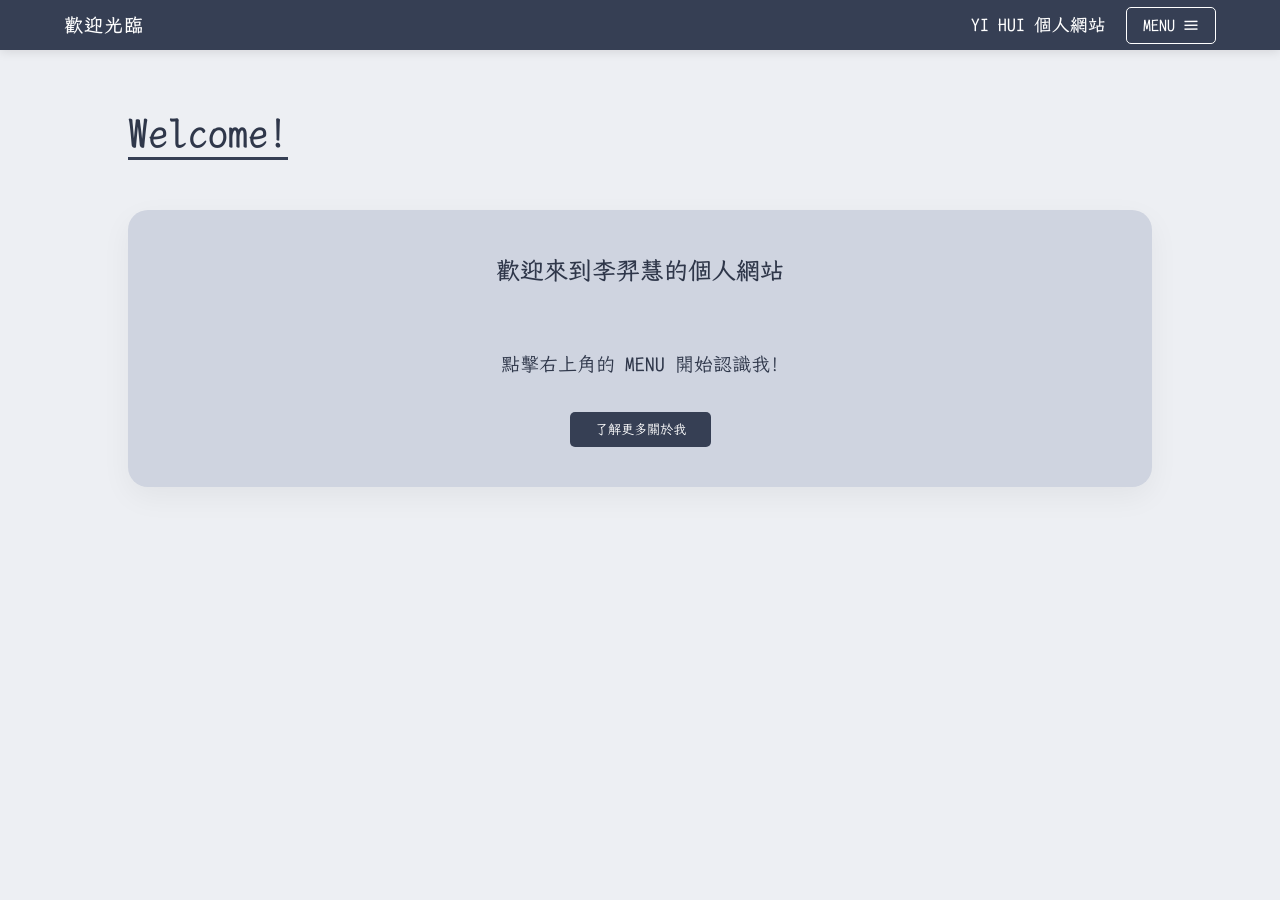
<file: index.html>
<!DOCTYPE html>
<html lang="zh-Hant">
<head>
    <meta charset="UTF-8">
    <meta name="viewport" content="width=device-width, initial-scale=1.0">
    <title>李羿慧的個人網站</title>
    <link rel="preconnect" href="https://fonts.googleapis.com">
    <link rel="preconnect" href="https://fonts.gstatic.com" crossorigin>
    <link href="https://fonts.googleapis.com/css2?family=LXGW+WenKai+Mono+TC&display=swap" rel="stylesheet">
    <style>
        :root {
            --primary-bg: #edeff3; 
            --menu-bg: #7b89aa;    
            --bar-bg: #363f54;   
            --text-dark: #2f374a;
            --accent-blue: #363f54;
            --white: #ffffff;
            --transition: all 0.4s cubic-bezier(0.4, 0, 0.2, 1);
        }
        * {
            margin: 0;
            padding: 0;
            box-sizing: border-box;
            font-family: 'LXGW WenKai Mono TC', sans-serif;
        }
        body {
            background-color: var(--primary-bg);
            color: var(--text-dark);
            overflow-x: hidden;
        }

        /* 導覽列 */
        header {
            width: 100%;
            height: 50px;
            background-color: var(--bar-bg); 
            display: flex;
            justify-content: space-between;
            align-items: center;
            padding: 0 5%;
            position: fixed;
            top: 0;
            left: 0;
            z-index: 1000;
            box-shadow: 0 2px 10px rgba(0,0,0,0.1);
        }
        .page-indicator {
            color: var(--white);
            font-size: 1.2rem;
            font-weight: 700;
            letter-spacing: 1px;
            flex-shrink: 0; 
        }
        .header-right {
            display: flex;
            align-items: center;
            gap: 20px;
        }
        .logo {
            font-weight: 700;
            font-size: 1.1rem;
            color: var(--white);
            white-space: nowrap;
        }
        .menu-btn {
            background: #363f54;
            color: white;
            padding: 8px 16px;
            border-radius: 5px;
            cursor: pointer;
            font-size: 1rem;
            font-weight: bold;
            display: flex;
            align-items: center;
            gap: 8px;
            border: 1px solid white;
            transition: var(--transition);
        }
        .menu-btn:hover {
            background: #808dad;
            transform: scale(1.05);
        }

        /* 選單彈窗 */
        .overlay {
            position: fixed;
            top: 75px;
            right: 5%;
            width: 250px;
            background-color: var(--menu-bg);
            z-index: 2000;
            display: flex;
            flex-direction: column;
            padding: 20px;
            border-radius: 15px;
            box-shadow: 0 10px 25px rgba(0,0,0,0.15);
            opacity: 0;
            visibility: hidden;
            transform: translateY(-10px);
            transition: var(--transition);
        }
        .overlay.active {
            opacity: 1;
            visibility: visible;
            transform: translateY(0);
        }
        .close-btn {
            align-self: flex-end;
            font-size: 1.5rem;
            color: white;
            cursor: pointer;
            line-height: 1;
            margin-bottom: 10px;
        }
        .nav-list {
            list-style: none;
            width: 100%;
        }
        .nav-list li { margin: 8px 0; }
        .nav-list a {
            display: block;
            padding: 10px 15px;
            color: white;
            text-decoration: none;
            font-size: 1rem;
            background: rgba(255, 255, 255, 0.1);
            border-radius: 8px;
            transition: var(--transition);
        }
        .nav-list a:hover {
            background: rgba(255, 255, 255, 0.2);
            padding-left: 20px;
        }

        /* 內容區塊 */
        .content-section {
            display: none;
            padding: 110px 10% 60px;
            min-height: 100vh;
            animation: fadeIn 0.8s ease;
        }
        .content-section.active { display: block; }

        @keyframes fadeIn {
            from { opacity: 0; transform: translateY(20px); }
            to { opacity: 1; transform: translateY(0); }
        }

        h1 {
            font-size: 2.5rem;
            margin-bottom: 20px;
            border-bottom: 3px solid var(--accent-blue);
            display: inline-block;
        }

        .card {
            padding: 40px;
            border-radius: 20px;
            box-shadow: 0 10px 30px rgba(0,0,0,0.05);
            margin-top: 30px;
            line-height: 1.8;
        }
        /* 妳之前設定的卡片顏色 */
        .card.color-1 { background-color: #cfd4e0; }
        .card.color-2 { background-color: #b6bed0; }
        .card.color-3 { background-color: #a8b1c7; }

        /* 副標題與線條 */
        .section-subtitle {
            text-align: center;
            margin-top: 60px;
            margin-bottom: 20px;
            font-size: 1.4rem;
        }
        .subtitle-line {
            width: 300px;
            border: 0;
            border-top: 3px solid var(--accent-blue);
            margin: 0 auto 30px;
            border-radius: 2px;
        }

        /* 個人簡介的 Flex 佈局 */
        .profile-card {
            display: flex;
            justify-content: space-between;
            align-items: center;
            gap: 30px;
        }
        .profile-text { flex: 1; }
        .profile-photo {
            width: 150px;
            height: 150px;
            border-radius: 50%;
            object-fit: cover;
            border: 3px solid var(--text-dark);
            box-shadow: 0 4px 10px rgba(0,0,0,0.1);
        }

        .test-img {
            display: block;
            margin: 40px auto;
            max-width: 80%;
            height: auto;
            border-radius: 15px;
            box-shadow: 0 4px 15px rgba(0,0,0,0.1);
        }

        @media (max-width: 768px) {
            .logo { display: none; }
            .profile-card { flex-direction: column-reverse; text-align: center; }
        }
    </style>
</head>
<body>

    <header>
        <div class="page-indicator" id="pageTitle">歡迎光臨</div>
        <div class="header-right">
            <div class="logo">YI HUI 個人網站</div>
            <div class="menu-wrapper">
                <button class="menu-btn" onclick="toggleMenu()">MENU ☰</button>
            </div>
        </div>
    </header>

    <div class="overlay" id="navOverlay">
        <div class="close-btn" onclick="toggleMenu()">×</div>
        <ul class="nav-list">
            <li><a href="#" onclick="showSection('index')">首頁</a></li>
            <li><a href="#" onclick="showSection('home')">個人簡介</a></li>
            <li><a href="#" onclick="showSection('test-result')">我的測驗結果</a></li>
            <li><a href="#" onclick="showSection('mis-analysis')">MIS工作分析</a></li>
            <li><a href="#" onclick="showSection('resume')">求職履歷</a></li>
        </ul>
    </div>

    <section id="index" class="content-section active">
        <h1>Welcome!</h1>
        <div class="card color-1" style="text-align: center;">
            <h2>歡迎來到李羿慧的個人網站</h2>
            <p style="margin-top: 20px; font-size: 1.2rem;">
                <br>
                點擊右上角的 <b>MENU</b> 開始認識我!
            </p>
            <div style="margin-top: 30px;">
                <button onclick="showSection('home')" style="padding: 10px 25px; cursor: pointer; background: var(--bar-bg); color: white; border: none; border-radius: 5px;">了解更多關於我</button>
            </div>
        </div>
    </section>

    <section id="home" class="content-section">
        <h1>個人簡介</h1>
        <div class="card profile-card color-1">
            <div class="profile-text">
                <h2>基本資料</h2>
                <p>姓名:李羿慧<br>系級:資管二B<br>學號:411312414<br>信箱:alice2005921@gmail.com</p>
            </div>
            <div class="profile-photo-container">
                <img src="1.jpg" alt="簡介照片" class="profile-photo">
            </div> 

            </div>
        </div>
        <h3 class="section-subtitle">自我介紹</h3>
        <hr class="subtitle-line">
            <div class="card color-2">
                <p>我是李羿慧，目前就讀資管系，結合『細膩邏輯』 與『數位創意』的學習者。在Holland測驗中具備 C 與 A 的雙重特質，
                擅長在規律的系統架構中找尋創新的解決方案。目前正致力於深耕ERP系統流程與資料庫管理技術，期許能成為企業數位轉型的關鍵助力。</p>
    </section>

    <section id="test-result" class="content-section">
        <h1>興趣何倫碼測驗</h1>
        <div class="card color-1">
            <h3>Holland 興趣測驗將人與環境分成六大類型：R實作型、I研究型、A藝術型、S社會型、E企業型、C事務型</h3>
        </div>
        <h3 class="section-subtitle">我的Holland興趣測驗</h3>
        <hr class="subtitle-line">
        <div class="card color-2">
            <h3>C事務型:「文書者」或「組織者」，個性謹慎、做事講求規矩和精確，喜歡在有明確規則的環境下工作</h3>
            <h3>A藝術型:「創作者」，直覺敏閱、富有想像力與創造力</h3>
        </div>
        <img src="2.jpg" alt="興趣何倫碼" class="test-img">
        <h3 class="section-subtitle">此類型最常從事的職業</h3>
        <hr class="subtitle-line">
        <img src="3.jpg" alt="職業類型" class="test-img">
    </section>

    <section id="mis-analysis" class="content-section">
        <h1>MIS工作分析</h1>
        <div class="card color-1">
            <h2>MIS的工作可以概括為「確保資訊流的穩定、安全與高效」</h2>
            <p>1.基礎設施管理 (Infrastructure):負責伺服器、網路設備、防火牆及儲存系統的建置與維護<br>
               2.系統開發與維運 (Development & Maintenance):導入或開發企業內部軟體，如 ERP、CRM 或內部簽核系統 (BPM)<br>
               3.資訊安全 (Information Security):防止駭客入侵、病毒防範、資安政策制定及定期進行資料備份<br>
               4.技術支援 (User Support):處理員工的電腦硬體、軟體操作問題</p>
        </div>
        <h3 class="section-subtitle">MIS的職位分類</h3>
        <hr class="subtitle-line">
        <div class="card color-2">
            <h4>細分為以下專業角色</h4>
            <p>網管工程師:維護辦公室網路、VPN、伺服器穩定<br>系統分析師(SA):分析業務需求，設計系統架構<br>
               程式設計師(SD):負責系統程式碼撰寫與 Bug 修復<br>資安工程師:監控異常流量、落實資安法規</p>
        </div>
        <h3 class="section-subtitle">我有興趣的MIS職位</h3> 
        <hr class="subtitle-line">
        <div class="card color-3">
            <h4>系統開發與資料管理類</h4>
            <p>1.ERP工程師<br>工作內容:維護企業核心系統，處理訂單、財務、庫存的流程自動化<br>
               2.資料庫管理員<br>工作內容:專精於 SQL 語法與資料庫調優，確保數據存取既快又準<br>
               3.全端/後端工程師<br>工作內容:針對公司內部需求，開發客製化的簽核系統或管理網頁</p>
        </div>
    </section>

    <section id="resume" class="content-section">
        <h1>求職履歷</h1>
        <h3 class="section-subtitle">我未來想從事的工作 : ERP工程師</h3>
        <hr class="subtitle-line">
        <div class="card color-1">
            <h3>原因</h3>
            <p>作為一名具備C(事務型)特質的開發者,對ERP系統所需的邏輯嚴謹性有著近乎苛求的堅持，確保企業數據的絕對準確;<br>
               同時，我的A(藝術型)靈魂讓我拒絕平庸的設計，我致力於打造兼具『穩定結構』與『人性化體驗』的資訊系統，讓管理工具不再只是冰冷的程式碼，而是提升企業美學與效率的藝術品。</p>
        </div>
        <div class="card color-2">
             <h3>工作內容</h3>
            <p>工作核心在於將企業營運邏輯轉化為穩定的資訊系統。在技術執行維度上，負責ERP系統的安裝導入、權限設定與資料庫效能調教，
                並透過SQL或程式語言進行功能的客製化開發，確保財務、採購與庫存等模組間的資料傳輸具備高度精確性；將後端龐雜的數據結構轉化為直觀、具設計感的視覺化圖表，
                並針對系統操作介面進行優化，以降低員工的使用難度並提升作業效率。</p>
        </div>
        <div class="card color-3">
            <h3>未來規劃</h3>
            <p>預計以ERP工程師為起點，初期深耕資料庫管理與系統維運，特質確保營運數據的精確穩定；中期朝向系統分析師(SA)或商業智慧(BI)領域發展，透過數據視覺化與UI/UX優化提升管理效率。
                長期目標是融合資訊技術與管理思維，晉升為數位轉型顧問或資訊經理，協助企業在穩定的數位架構上，進行具備美感與競爭力的商業策略轉型。</p>
        </div>
    </section>

    <script>
        function toggleMenu() {
            const overlay = document.getElementById('navOverlay');
            overlay.classList.toggle('active');
        }

        function showSection(sectionId) {
            const sections = document.querySelectorAll('.content-section');
            sections.forEach(sec => sec.classList.remove('active'));
            
            document.getElementById(sectionId).classList.add('active');
            
            // 更新標題對照表，加入了 index
            const titleMap = {
                'index': '歡迎光臨',
                'home': '個人簡介',
                'test-result': '我的測驗結果',
                'mis-analysis': 'MIS工作分析',
                'resume': '求職履歷'
            };
            document.getElementById('pageTitle').innerText = titleMap[sectionId];
            
            const overlay = document.getElementById('navOverlay');
            overlay.classList.remove('active');
            window.scrollTo({ top: 0, behavior: 'smooth' });
        }
    </script>
</body>
</html>
</file>
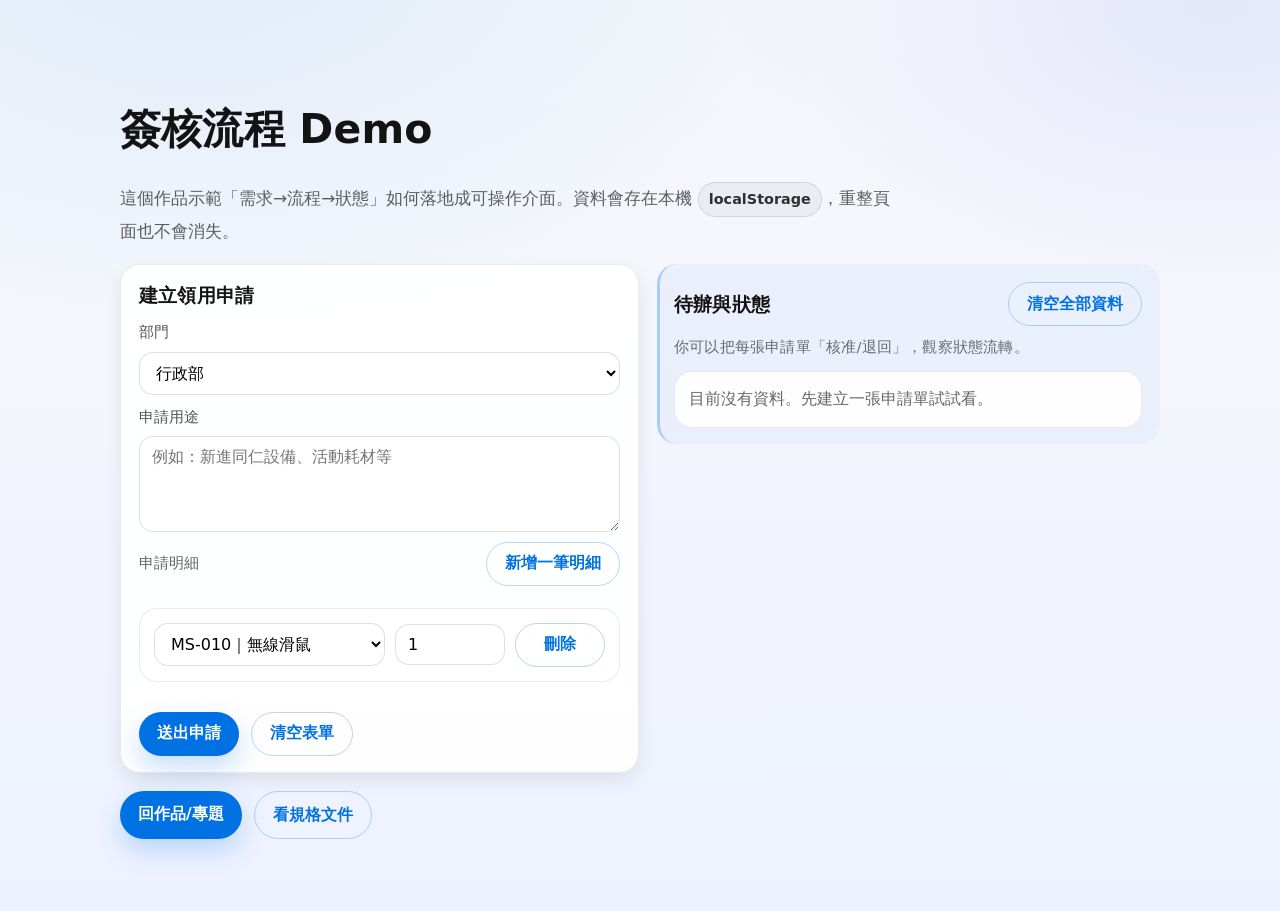
<file: projects/approval-demo/index.html>
<!DOCTYPE html>
<html lang="zh-Hant">
  <head>
    <meta charset="UTF-8" />
    <meta name="viewport" content="width=device-width, initial-scale=1.0" />
    <title>簽核流程 Demo｜前端作品（localStorage）</title>
    <link rel="stylesheet" href="../../styles.css" />
    <style>
      .grid {
        display: grid;
        grid-template-columns: 1fr 1fr;
        gap: 18px;
        margin-top: 18px;
        align-items: start;
      }
      @media (max-width: 860px) {
        .grid {
          grid-template-columns: 1fr;
        }
      }
      label {
        display: grid;
        gap: 6px;
        font-size: 0.95rem;
        color: rgba(0, 0, 0, 0.68);
      }
      input,
      textarea,
      select {
        padding: 10px 12px;
        border-radius: 14px;
        border: 1px solid rgba(0, 0, 0, 0.12);
        background: rgba(255, 255, 255, 0.92);
        font-size: 1rem;
      }
      textarea {
        min-height: 96px;
        resize: vertical;
      }
      .status {
        display: inline-flex;
        padding: 4px 10px;
        border-radius: 999px;
        background: rgba(0, 0, 0, 0.04);
        border: 1px solid rgba(0, 0, 0, 0.1);
        font-size: 0.9rem;
        font-weight: 650;
        color: rgba(0, 0, 0, 0.8);
      }
      .status.approved {
        background: rgba(0, 113, 227, 0.1);
        border-color: rgba(0, 113, 227, 0.18);
      }
      .status.rejected {
        background: rgba(0, 0, 0, 0.06);
        border-color: rgba(0, 0, 0, 0.14);
      }
      .row {
        display: flex;
        justify-content: space-between;
        gap: 12px;
        align-items: center;
        flex-wrap: wrap;
      }
      .items {
        margin-top: 12px;
        display: grid;
        gap: 10px;
      }
      .item {
        display: grid;
        grid-template-columns: 1fr 110px 90px;
        gap: 10px;
        align-items: center;
      }
      @media (max-width: 520px) {
        .item {
          grid-template-columns: 1fr;
        }
      }
      .mini {
        font-size: 0.92rem;
        color: rgba(0, 0, 0, 0.62);
      }
      .listbox {
        display: grid;
        gap: 12px;
      }
      .cardish {
        border: 1px solid rgba(0, 0, 0, 0.08);
        background: rgba(255, 255, 255, 0.92);
        border-radius: 18px;
        padding: 14px;
      }
      .muted {
        color: rgba(0, 0, 0, 0.6);
      }
    </style>
  </head>
  <body>
    <main>
      <div class="container">
        <h1 class="page-title">簽核流程 Demo</h1>
        <p class="section-desc">
          這個作品示範「需求→流程→狀態」如何落地成可操作介面。資料會存在本機
          <span class="status">localStorage</span>，重整頁面也不會消失。
        </p>

        <div class="grid">
          <section class="panel">
            <h3 class="panel-title">建立領用申請</h3>
            <div class="items" id="form">
              <label>
                部門
                <select id="dept">
                  <option value="行政部">行政部</option>
                  <option value="資訊部">資訊部</option>
                  <option value="設計部">設計部</option>
                </select>
              </label>
              <label>
                申請用途
                <textarea id="reason" placeholder="例如：新進同仁設備、活動耗材等"></textarea>
              </label>

              <div class="row">
                <div class="mini">申請明細</div>
                <button class="btn secondary" id="addItem">新增一筆明細</button>
              </div>
              <div id="items" class="items"></div>

              <div class="btn-row" style="justify-content: flex-start">
                <button class="btn" id="submit">送出申請</button>
                <button class="btn secondary" id="reset">清空表單</button>
              </div>
            </div>
          </section>

          <section class="panel callout">
            <div class="row">
              <h3 class="panel-title" style="margin: 0">待辦與狀態</h3>
              <button class="btn secondary" id="clearAll">清空全部資料</button>
            </div>
            <p class="caption" style="text-align: left; margin-top: 10px">
              你可以把每張申請單「核准/退回」，觀察狀態流轉。
            </p>
            <div class="listbox" id="list" style="margin-top: 12px"></div>
          </section>
        </div>

        <div class="btn-row" style="justify-content: flex-start; margin-top: 18px">
          <a class="btn" href="../../projects.html">回作品/專題</a>
          <a class="btn secondary" href="../spec/spec.md">看規格文件</a>
        </div>
      </div>
    </main>

    <script>
      const STORAGE_KEY = "approval-demo:v1";

      const catalog = [
        { sku: "MS-010", name: "無線滑鼠" },
        { sku: "KB-001", name: "機械鍵盤 87 鍵" },
        { sku: "HB-200", name: "USB Hub 8 埠" },
        { sku: "CM-110", name: "螢幕 27 吋" },
      ];

      function load() {
        try {
          const raw = localStorage.getItem(STORAGE_KEY);
          if (!raw) return [];
          const parsed = JSON.parse(raw);
          if (!Array.isArray(parsed)) return [];
          return parsed;
        } catch {
          return [];
        }
      }

      function save(requests) {
        localStorage.setItem(STORAGE_KEY, JSON.stringify(requests));
      }

      function uid() {
        return Math.floor(Date.now() / 10).toString(36);
      }

      const el = {
        dept: document.getElementById("dept"),
        reason: document.getElementById("reason"),
        items: document.getElementById("items"),
        addItem: document.getElementById("addItem"),
        submit: document.getElementById("submit"),
        reset: document.getElementById("reset"),
        list: document.getElementById("list"),
        clearAll: document.getElementById("clearAll"),
      };

      function itemRow(initial = { sku: "MS-010", qty: 1 }) {
        const wrap = document.createElement("div");
        wrap.className = "item cardish";

        const sku = document.createElement("select");
        catalog.forEach((p) => {
          const opt = document.createElement("option");
          opt.value = p.sku;
          opt.textContent = `${p.sku}｜${p.name}`;
          sku.appendChild(opt);
        });
        sku.value = initial.sku;

        const qty = document.createElement("input");
        qty.type = "number";
        qty.min = "1";
        qty.value = String(initial.qty ?? 1);

        const del = document.createElement("button");
        del.className = "btn secondary";
        del.type = "button";
        del.textContent = "刪除";
        del.addEventListener("click", () => wrap.remove());

        wrap.appendChild(sku);
        wrap.appendChild(qty);
        wrap.appendChild(del);
        return wrap;
      }

      function getFormItems() {
        const rows = [...el.items.querySelectorAll(".item")];
        return rows
          .map((r) => {
            const sku = r.querySelector("select")?.value;
            const qty = Number(r.querySelector('input[type="number"]')?.value);
            if (!sku || !Number.isFinite(qty) || qty <= 0) return null;
            return { sku, qty };
          })
          .filter(Boolean);
      }

      function badge(status) {
        const cls =
          status === "APPROVED"
            ? "status approved"
            : status === "REJECTED"
              ? "status rejected"
              : "status";
        return `<span class="${cls}">${status}</span>`;
      }

      function render() {
        const requests = load();
        if (requests.length === 0) {
          el.list.innerHTML = `<div class="cardish muted">目前沒有資料。先建立一張申請單試試看。</div>`;
          return;
        }

        el.list.innerHTML = requests
          .slice()
          .sort((a, b) => b.createdAt.localeCompare(a.createdAt))
          .map((r) => {
            const items = r.items
              .map((it) => {
                const p = catalog.find((x) => x.sku === it.sku);
                return `${it.sku}｜${p ? p.name : ""} × ${it.qty}`;
              })
              .join("<br/>");

            const actions =
              r.status === "PENDING_APPROVAL"
                ? `<div class="btn-row" style="justify-content:flex-start;margin-top:10px">
                    <button class="btn" data-act="approve" data-id="${r.id}">核准</button>
                    <button class="btn secondary" data-act="reject" data-id="${r.id}">退回</button>
                  </div>`
                : "";

            const comment = r.comment
              ? `<div class="caption" style="text-align:left;margin-top:8px">主管意見：${r.comment}</div>`
              : "";

            return `<div class="cardish">
              <div class="row">
                <div>
                  <strong>申請單 #${r.id}</strong>
                  <span class="caption" style="margin-left:8px">部門：${r.dept}</span>
                </div>
                ${badge(r.status)}
              </div>
              <div class="caption" style="text-align:left;margin-top:8px">用途：${r.reason}</div>
              <div class="caption" style="text-align:left;margin-top:8px">明細：<br/>${items}</div>
              ${comment}
              ${actions}
            </div>`;
          })
          .join("");
      }

      function resetForm() {
        el.dept.value = "行政部";
        el.reason.value = "";
        el.items.innerHTML = "";
        el.items.appendChild(itemRow());
      }

      el.addItem.addEventListener("click", (e) => {
        e.preventDefault();
        el.items.appendChild(itemRow());
      });

      el.reset.addEventListener("click", (e) => {
        e.preventDefault();
        resetForm();
      });

      el.submit.addEventListener("click", (e) => {
        e.preventDefault();
        const reason = el.reason.value.trim();
        const items = getFormItems();
        if (!reason) {
          alert("請先填寫申請用途。");
          return;
        }
        if (items.length === 0) {
          alert("請至少新增一筆明細。");
          return;
        }

        const requests = load();
        requests.push({
          id: uid(),
          dept: el.dept.value,
          reason,
          items,
          status: "PENDING_APPROVAL",
          comment: "",
          createdAt: new Date().toISOString(),
        });
        save(requests);
        resetForm();
        render();
      });

      el.clearAll.addEventListener("click", () => {
        if (!confirm("確定要清空全部資料嗎？")) return;
        save([]);
        render();
      });

      el.list.addEventListener("click", (e) => {
        const target = e.target;
        if (!(target instanceof HTMLElement)) return;
        const act = target.getAttribute("data-act");
        const id = target.getAttribute("data-id");
        if (!act || !id) return;

        const requests = load();
        const idx = requests.findIndex((r) => r.id === id);
        if (idx < 0) return;
        const r = requests[idx];

        if (act === "approve") {
          r.status = "APPROVED";
          r.comment = "已核准，請倉管安排。";
        } else if (act === "reject") {
          const reason = prompt("退回原因（可留空）", "請補用途/數量理由");
          r.status = "REJECTED";
          r.comment = reason ? String(reason) : "";
        }

        requests[idx] = r;
        save(requests);
        render();
      });

      resetForm();
      render();
    </script>
  </body>
</html>
</file>
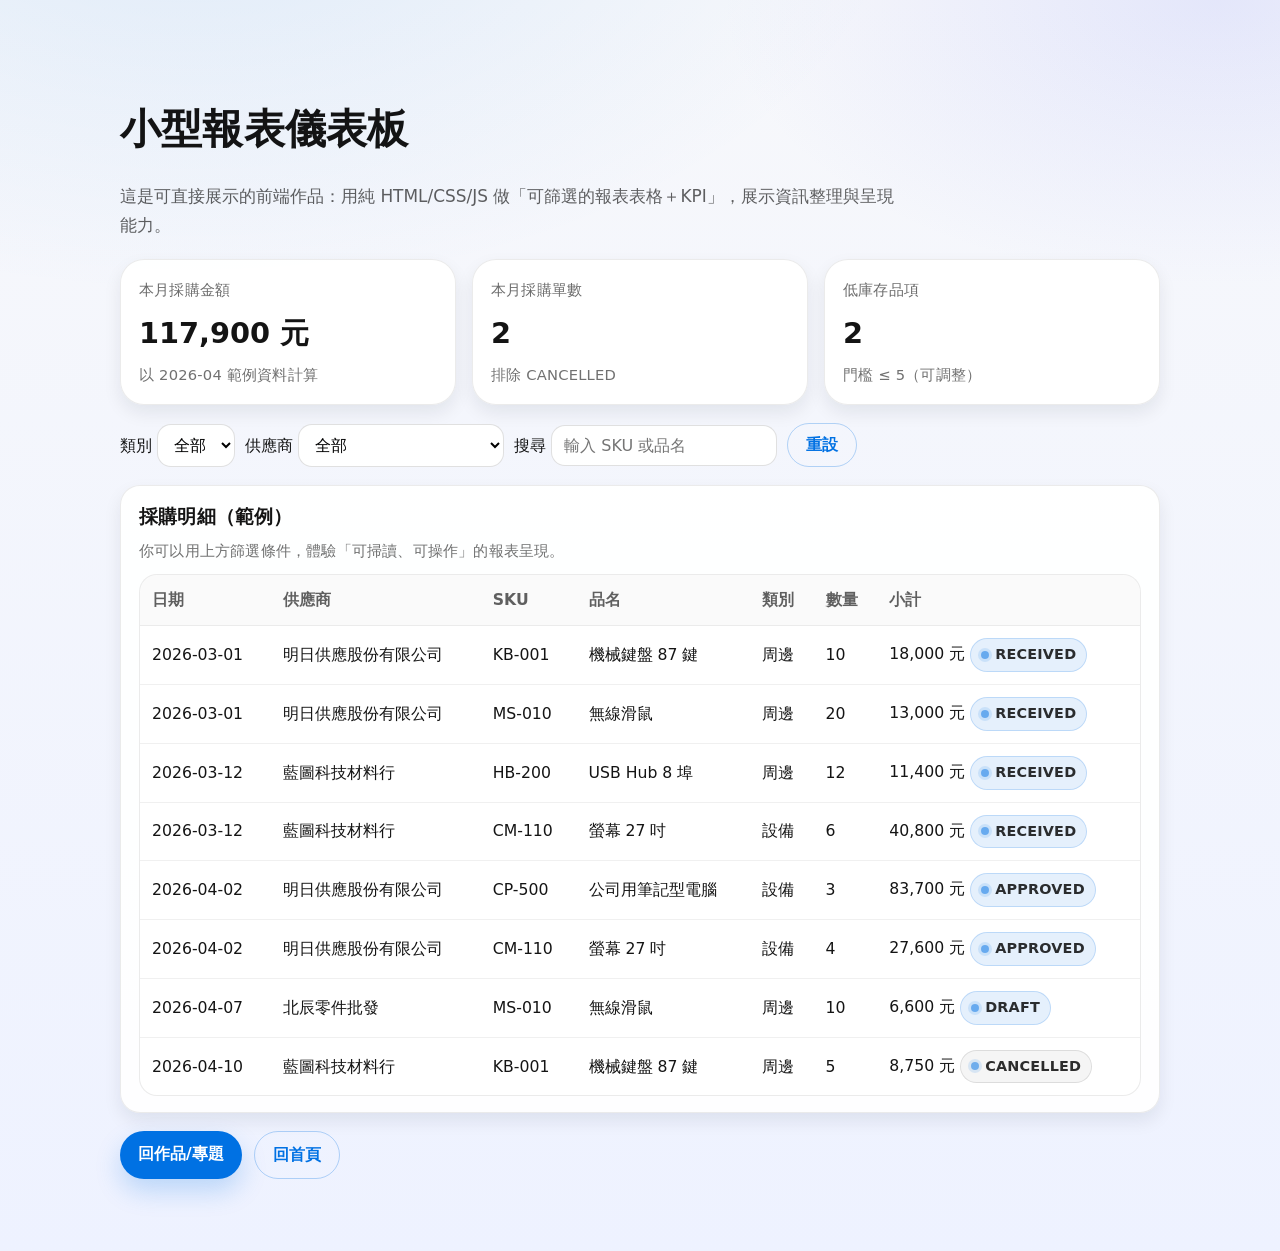
<file: projects/dashboard/index.html>
<!DOCTYPE html>
<html lang="zh-Hant">
  <head>
    <meta charset="UTF-8" />
    <meta name="viewport" content="width=device-width, initial-scale=1.0" />
    <title>小型報表儀表板｜前端作品</title>
    <link rel="stylesheet" href="../../styles.css" />
    <style>
      .dash {
        margin-top: 18px;
      }
      .dash-grid {
        display: grid;
        grid-template-columns: repeat(3, minmax(0, 1fr));
        gap: 16px;
      }
      @media (max-width: 860px) {
        .dash-grid {
          grid-template-columns: 1fr;
        }
      }
      .kpi {
        padding: 18px;
        border-radius: 24px;
        background: var(--surface);
        border: 1px solid var(--border);
        box-shadow: var(--shadow-soft);
      }
      .kpi .label {
        color: rgba(0, 0, 0, 0.58);
        font-size: 0.92rem;
        letter-spacing: 0.2px;
      }
      .kpi .value {
        font-size: 1.8rem;
        font-weight: 750;
        margin-top: 8px;
      }
      .controls {
        display: flex;
        gap: 10px;
        flex-wrap: wrap;
        align-items: center;
        margin: 18px 0;
      }
      select,
      input[type="search"] {
        padding: 10px 12px;
        border-radius: 14px;
        border: 1px solid rgba(0, 0, 0, 0.12);
        background: rgba(255, 255, 255, 0.92);
        font-size: 1rem;
      }
      table {
        width: 100%;
        border-collapse: separate;
        border-spacing: 0;
        overflow: hidden;
        border-radius: 18px;
        border: 1px solid rgba(0, 0, 0, 0.08);
        background: rgba(255, 255, 255, 0.92);
      }
      th,
      td {
        text-align: left;
        padding: 12px 12px;
        border-bottom: 1px solid rgba(0, 0, 0, 0.06);
        font-size: 0.98rem;
      }
      th {
        color: rgba(0, 0, 0, 0.62);
        font-weight: 650;
        background: rgba(0, 0, 0, 0.02);
      }
      tr:last-child td {
        border-bottom: 0;
      }
      .tag {
        display: inline-flex;
        padding: 4px 10px;
        border-radius: 999px;
        background: rgba(0, 113, 227, 0.1);
        border: 1px solid rgba(0, 113, 227, 0.18);
        font-size: 0.9rem;
        color: rgba(0, 0, 0, 0.82);
        font-weight: 600;
      }
    </style>
  </head>
  <body>
    <main>
      <div class="container">
        <h1 class="page-title">小型報表儀表板</h1>
        <p class="section-desc">
          這是可直接展示的前端作品：用純 HTML/CSS/JS 做「可篩選的報表表格＋KPI」，展示資訊整理與呈現能力。
        </p>

        <section class="dash">
          <div class="dash-grid" aria-label="KPI">
            <div class="kpi">
              <div class="label">本月採購金額</div>
              <div class="value" id="kpiAmount">—</div>
              <div class="caption" style="text-align: left; margin-top: 6px">
                以 2026-04 範例資料計算
              </div>
            </div>
            <div class="kpi">
              <div class="label">本月採購單數</div>
              <div class="value" id="kpiCount">—</div>
              <div class="caption" style="text-align: left; margin-top: 6px">
                排除 CANCELLED
              </div>
            </div>
            <div class="kpi">
              <div class="label">低庫存品項</div>
              <div class="value" id="kpiLow">—</div>
              <div class="caption" style="text-align: left; margin-top: 6px">
                門檻 ≤ 5（可調整）
              </div>
            </div>
          </div>

          <div class="controls" aria-label="篩選條件">
            <label>
              類別
              <select id="category">
                <option value="ALL">全部</option>
                <option value="周邊">周邊</option>
                <option value="設備">設備</option>
              </select>
            </label>
            <label>
              供應商
              <select id="supplier">
                <option value="ALL">全部</option>
                <option value="明日供應股份有限公司">明日供應股份有限公司</option>
                <option value="藍圖科技材料行">藍圖科技材料行</option>
                <option value="北辰零件批發">北辰零件批發</option>
              </select>
            </label>
            <label>
              搜尋
              <input id="q" type="search" placeholder="輸入 SKU 或品名" />
            </label>
            <button class="btn secondary" id="reset">重設</button>
          </div>

          <section class="panel">
            <h3 class="panel-title">採購明細（範例）</h3>
            <p class="caption" style="text-align: left">
              你可以用上方篩選條件，體驗「可掃讀、可操作」的報表呈現。
            </p>
            <div style="margin-top: 12px; overflow: auto">
              <table>
                <thead>
                  <tr>
                    <th>日期</th>
                    <th>供應商</th>
                    <th>SKU</th>
                    <th>品名</th>
                    <th>類別</th>
                    <th>數量</th>
                    <th>小計</th>
                  </tr>
                </thead>
                <tbody id="rows"></tbody>
              </table>
            </div>
          </section>
        </section>

        <div class="btn-row" style="justify-content: flex-start; margin-top: 18px">
          <a class="btn" href="../../projects.html">回作品/專題</a>
          <a class="btn secondary" href="../../index.html">回首頁</a>
        </div>
      </div>
    </main>

    <script>
      const data = [
        {
          date: "2026-03-01",
          supplier: "明日供應股份有限公司",
          sku: "KB-001",
          name: "機械鍵盤 87 鍵",
          category: "周邊",
          qty: 10,
          unitCost: 1800,
          status: "RECEIVED",
        },
        {
          date: "2026-03-01",
          supplier: "明日供應股份有限公司",
          sku: "MS-010",
          name: "無線滑鼠",
          category: "周邊",
          qty: 20,
          unitCost: 650,
          status: "RECEIVED",
        },
        {
          date: "2026-03-12",
          supplier: "藍圖科技材料行",
          sku: "HB-200",
          name: "USB Hub 8 埠",
          category: "周邊",
          qty: 12,
          unitCost: 950,
          status: "RECEIVED",
        },
        {
          date: "2026-03-12",
          supplier: "藍圖科技材料行",
          sku: "CM-110",
          name: "螢幕 27 吋",
          category: "設備",
          qty: 6,
          unitCost: 6800,
          status: "RECEIVED",
        },
        {
          date: "2026-04-02",
          supplier: "明日供應股份有限公司",
          sku: "CP-500",
          name: "公司用筆記型電腦",
          category: "設備",
          qty: 3,
          unitCost: 27900,
          status: "APPROVED",
        },
        {
          date: "2026-04-02",
          supplier: "明日供應股份有限公司",
          sku: "CM-110",
          name: "螢幕 27 吋",
          category: "設備",
          qty: 4,
          unitCost: 6900,
          status: "APPROVED",
        },
        {
          date: "2026-04-07",
          supplier: "北辰零件批發",
          sku: "MS-010",
          name: "無線滑鼠",
          category: "周邊",
          qty: 10,
          unitCost: 660,
          status: "DRAFT",
        },
        {
          date: "2026-04-10",
          supplier: "藍圖科技材料行",
          sku: "KB-001",
          name: "機械鍵盤 87 鍵",
          category: "周邊",
          qty: 5,
          unitCost: 1750,
          status: "CANCELLED",
        },
      ];

      const inventory = [
        { sku: "KB-001", onHand: 8 },
        { sku: "MS-010", onHand: 17 },
        { sku: "HB-200", onHand: 8 },
        { sku: "CM-110", onHand: 5 },
        { sku: "CP-500", onHand: 0 },
      ];

      const els = {
        category: document.getElementById("category"),
        supplier: document.getElementById("supplier"),
        q: document.getElementById("q"),
        rows: document.getElementById("rows"),
        reset: document.getElementById("reset"),
        kpiAmount: document.getElementById("kpiAmount"),
        kpiCount: document.getElementById("kpiCount"),
        kpiLow: document.getElementById("kpiLow"),
      };

      const fmt = new Intl.NumberFormat("zh-Hant-TW");

      function getSubtotal(row) {
        return row.qty * row.unitCost;
      }

      function render() {
        const cat = els.category.value;
        const sup = els.supplier.value;
        const q = els.q.value.trim().toLowerCase();

        const rows = data.filter((r) => {
          if (cat !== "ALL" && r.category !== cat) return false;
          if (sup !== "ALL" && r.supplier !== sup) return false;
          if (q) {
            const hay = `${r.sku} ${r.name}`.toLowerCase();
            if (!hay.includes(q)) return false;
          }
          return true;
        });

        els.rows.innerHTML = rows
          .map((r) => {
            const subtotal = getSubtotal(r);
            const statusTag =
              r.status === "CANCELLED"
                ? `<span class="tag" style="background: rgba(0,0,0,0.04); border-color: rgba(0,0,0,0.1)">CANCELLED</span>`
                : `<span class="tag">${r.status}</span>`;
            return `<tr>
              <td>${r.date}</td>
              <td>${r.supplier}</td>
              <td>${r.sku}</td>
              <td>${r.name}</td>
              <td>${r.category}</td>
              <td>${fmt.format(r.qty)}</td>
              <td>${fmt.format(subtotal)} 元 ${statusTag}</td>
            </tr>`;
          })
          .join("");

        // KPI：用 2026-04 範例
        const month = "2026-04";
        const monthRows = data.filter(
          (r) => r.date.startsWith(month) && r.status !== "CANCELLED"
        );
        const amount = monthRows.reduce((acc, r) => acc + getSubtotal(r), 0);
        const poCount = new Set(monthRows.map((r) => `${r.date}|${r.supplier}`)).size;

        const lowCount = inventory.filter((x) => x.onHand <= 5).length;

        els.kpiAmount.textContent = `${fmt.format(amount)} 元`;
        els.kpiCount.textContent = String(poCount);
        els.kpiLow.textContent = String(lowCount);
      }

      function bind() {
        els.category.addEventListener("change", render);
        els.supplier.addEventListener("change", render);
        els.q.addEventListener("input", render);
        els.reset.addEventListener("click", () => {
          els.category.value = "ALL";
          els.supplier.value = "ALL";
          els.q.value = "";
          render();
        });
      }

      bind();
      render();
    </script>
  </body>
</html>
</file>
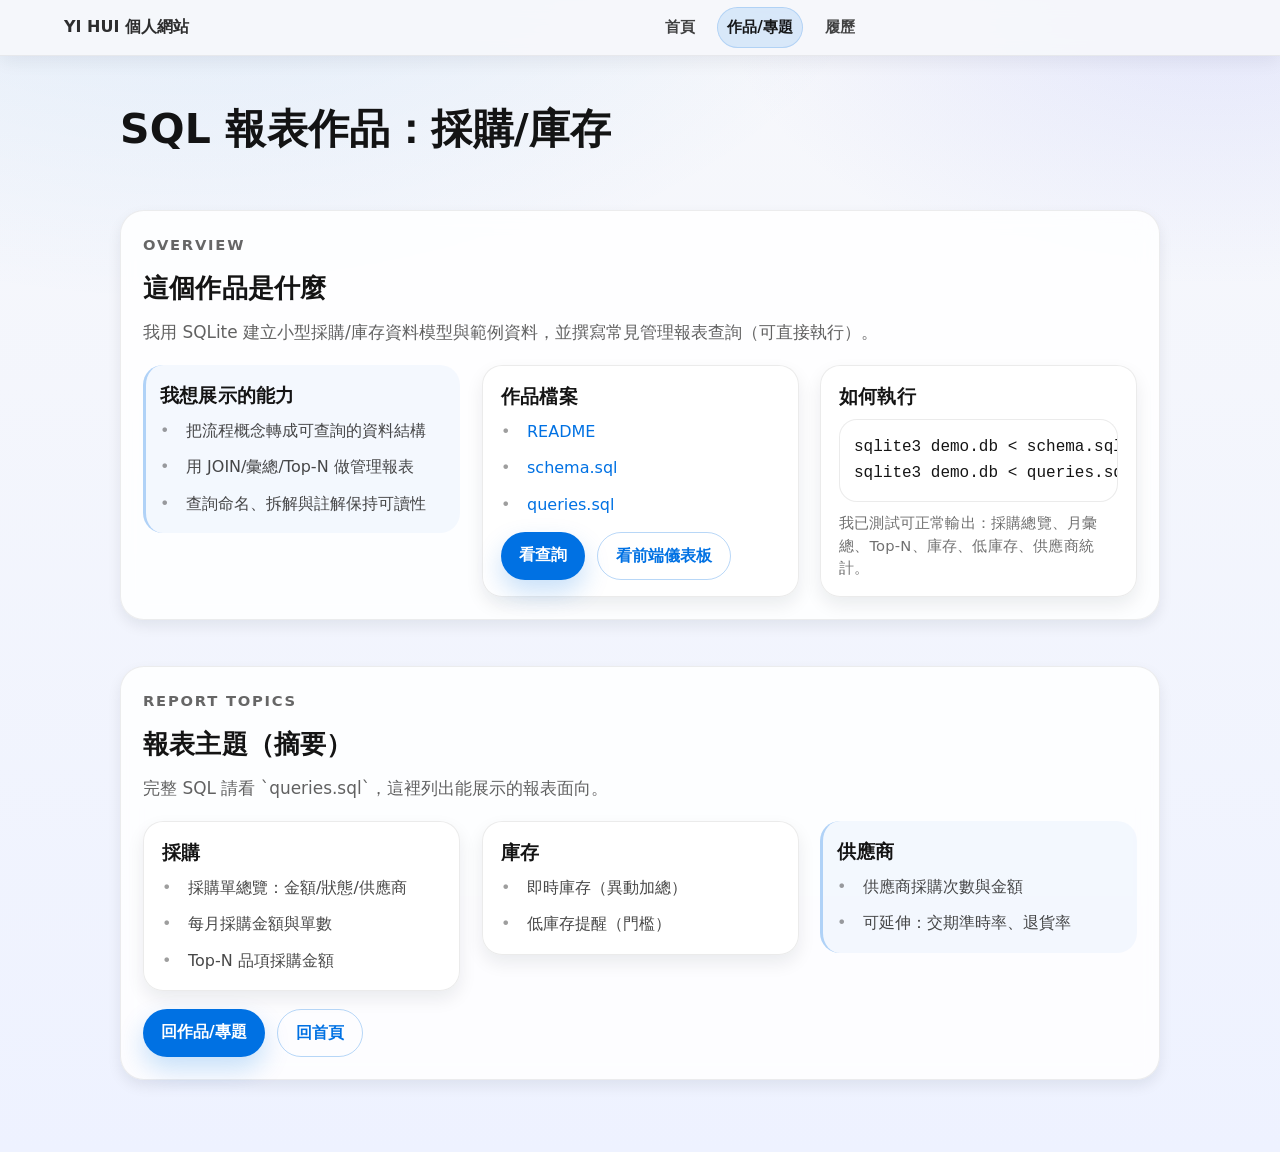
<file: projects/sql-report/index.html>
<!DOCTYPE html>
<html lang="zh-Hant">
  <head>
    <meta charset="UTF-8" />
    <meta name="viewport" content="width=device-width, initial-scale=1.0" />
    <title>SQL 報表作品｜採購/庫存</title>
    <link rel="stylesheet" href="../../styles.css" />
    <script defer src="../../site.js"></script>
    <style>
      code,
      pre {
        font-family: ui-monospace, SFMono-Regular, Menlo, Monaco, Consolas, monospace;
      }
      .codebox {
        border-radius: 18px;
        border: 1px solid rgba(0, 0, 0, 0.08);
        background: rgba(255, 255, 255, 0.92);
        padding: 14px;
        overflow: auto;
      }
    </style>
  </head>
  <body>
    <header class="site-header">
      <div class="header-left">
        <div class="logo">YI HUI 個人網站</div>
        <div class="page-indicator">SQL 作品</div>
      </div>
      <nav class="top-nav" aria-label="主要導覽">
        <a href="../../index.html">首頁</a>
        <a href="../../projects.html" aria-current="page">作品/專題</a>
        <a href="../../resume.html">履歷</a>
      </nav>
      <div class="header-right">
        <button class="menu-btn" data-action="toggle-menu" aria-label="開啟選單">
          MENU ☰
        </button>
      </div>
    </header>

    <nav class="overlay" id="navOverlay" aria-label="網站導覽">
      <button class="close-btn" data-action="close-menu" aria-label="關閉選單">
        ×
      </button>
      <ul class="nav-list">
        <li><a href="../../index.html">首頁</a></li>
        <li><a href="../../projects.html" aria-current="page">作品/專題</a></li>
        <li><a href="../../resume.html">履歷</a></li>
      </ul>
    </nav>

    <main>
      <div class="container">
        <h1 class="page-title">SQL 報表作品：採購/庫存</h1>

        <section class="section">
          <div class="section-header">
            <p class="kicker">Overview</p>
            <h2 class="section-title">這個作品是什麼</h2>
            <p class="section-desc">
              我用 SQLite 建立小型採購/庫存資料模型與範例資料，並撰寫常見管理報表查詢（可直接執行）。
            </p>
          </div>

          <div class="split">
            <section class="panel callout">
              <h3 class="panel-title">我想展示的能力</h3>
              <ul class="list">
                <li><span>把流程概念轉成可查詢的資料結構</span></li>
                <li><span>用 JOIN/彙總/Top-N 做管理報表</span></li>
                <li><span>查詢命名、拆解與註解保持可讀性</span></li>
              </ul>
            </section>
            <section class="panel">
              <h3 class="panel-title">作品檔案</h3>
              <ul class="list">
                <li><span><a href="./README.md">README</a></span></li>
                <li><span><a href="./schema.sql">schema.sql</a></span></li>
                <li><span><a href="./queries.sql">queries.sql</a></span></li>
              </ul>
              <div class="btn-row" style="justify-content: flex-start; margin-top: 14px">
                <a class="btn" href="./queries.sql">看查詢</a>
                <a class="btn secondary" href="../dashboard/index.html">看前端儀表板</a>
              </div>
            </section>
            <section class="panel">
              <h3 class="panel-title">如何執行</h3>
              <div class="codebox" aria-label="執行指令">
                <pre style="margin: 0">sqlite3 demo.db &lt; schema.sql
sqlite3 demo.db &lt; queries.sql</pre>
              </div>
              <p class="caption" style="text-align: left; margin-top: 10px">
                我已測試可正常輸出：採購總覽、月彙總、Top-N、庫存、低庫存、供應商統計。
              </p>
            </section>
          </div>
        </section>

        <section class="section">
          <div class="section-header">
            <p class="kicker">Report Topics</p>
            <h2 class="section-title">報表主題（摘要）</h2>
            <p class="section-desc">完整 SQL 請看 `queries.sql`，這裡列出能展示的報表面向。</p>
          </div>
          <div class="split">
            <section class="panel">
              <h3 class="panel-title">採購</h3>
              <ul class="list">
                <li><span>採購單總覽：金額/狀態/供應商</span></li>
                <li><span>每月採購金額與單數</span></li>
                <li><span>Top-N 品項採購金額</span></li>
              </ul>
            </section>
            <section class="panel">
              <h3 class="panel-title">庫存</h3>
              <ul class="list">
                <li><span>即時庫存（異動加總）</span></li>
                <li><span>低庫存提醒（門檻）</span></li>
              </ul>
            </section>
            <section class="panel callout">
              <h3 class="panel-title">供應商</h3>
              <ul class="list">
                <li><span>供應商採購次數與金額</span></li>
                <li><span>可延伸：交期準時率、退貨率</span></li>
              </ul>
            </section>
          </div>

          <div class="btn-row" style="justify-content: flex-start; margin-top: 18px">
            <a class="btn" href="../../projects.html">回作品/專題</a>
            <a class="btn secondary" href="../../index.html">回首頁</a>
          </div>
        </section>
      </div>
    </main>
  </body>
</html>
</file>
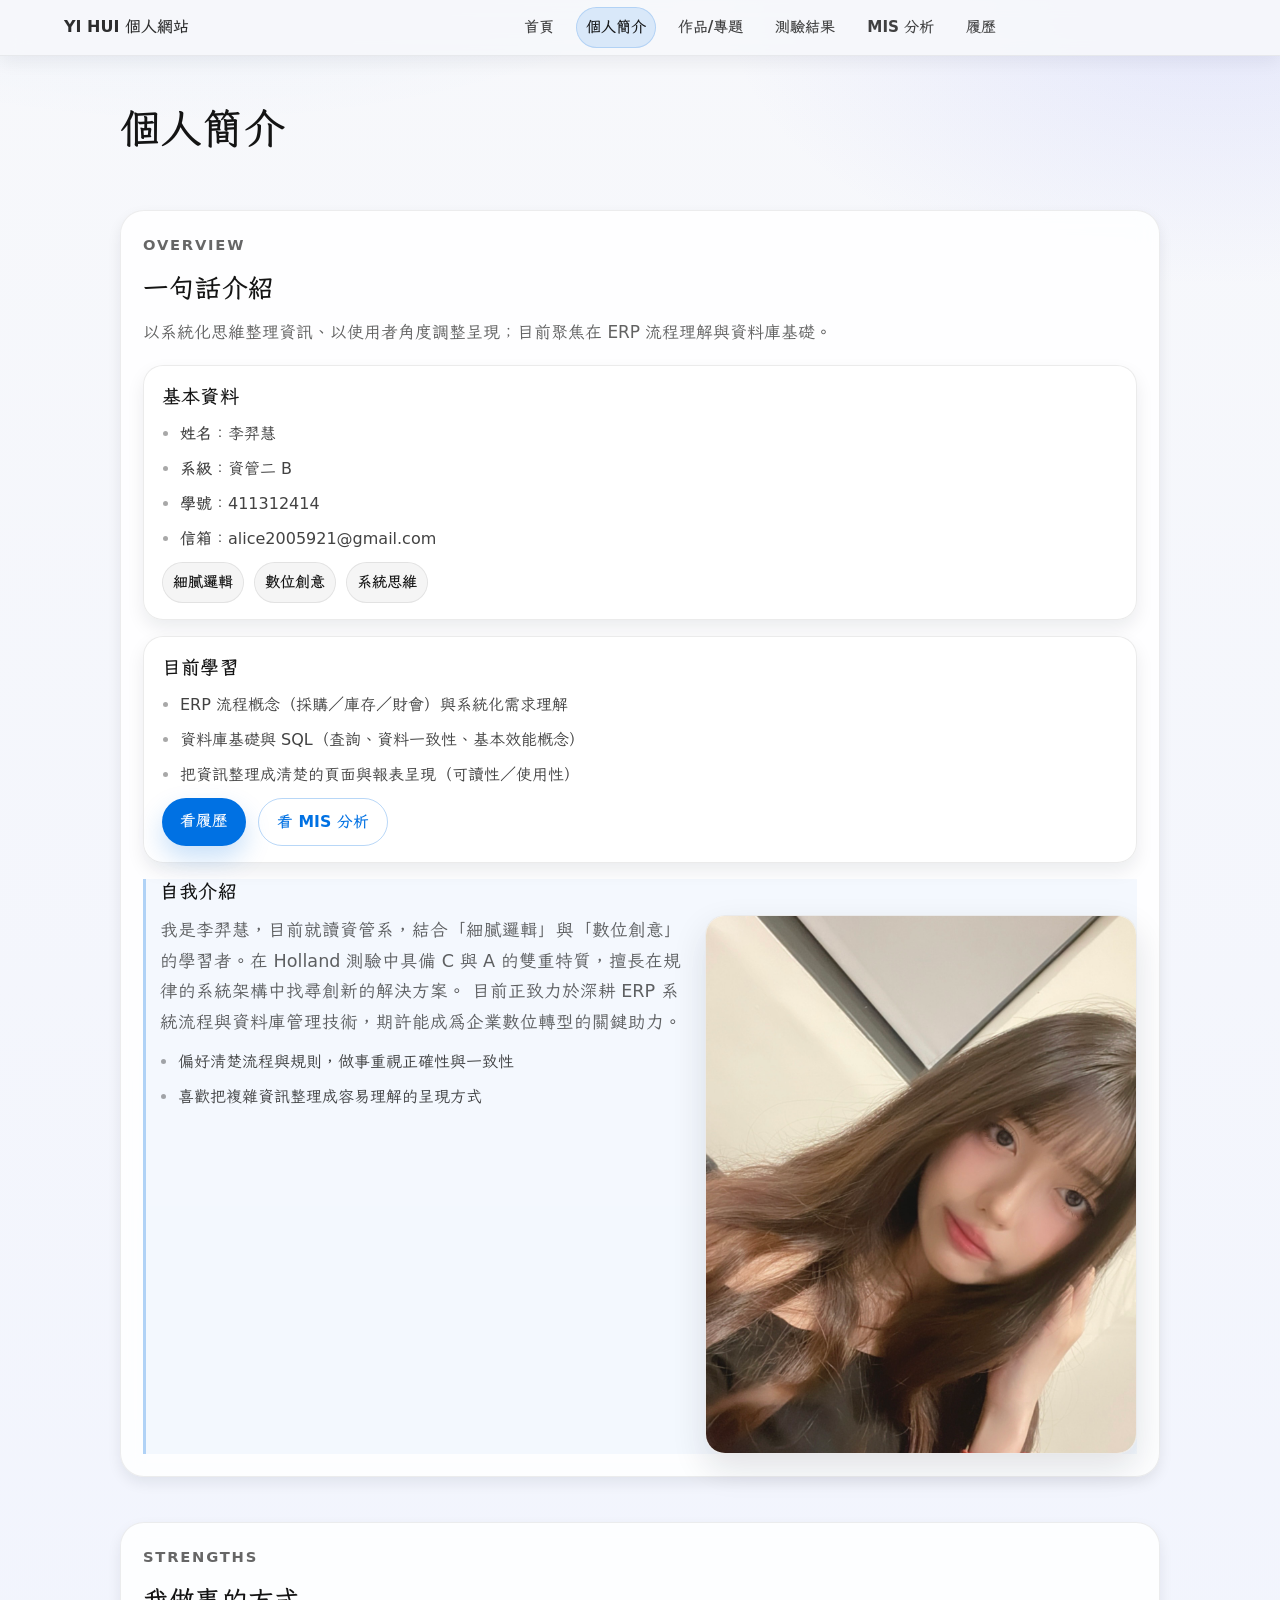
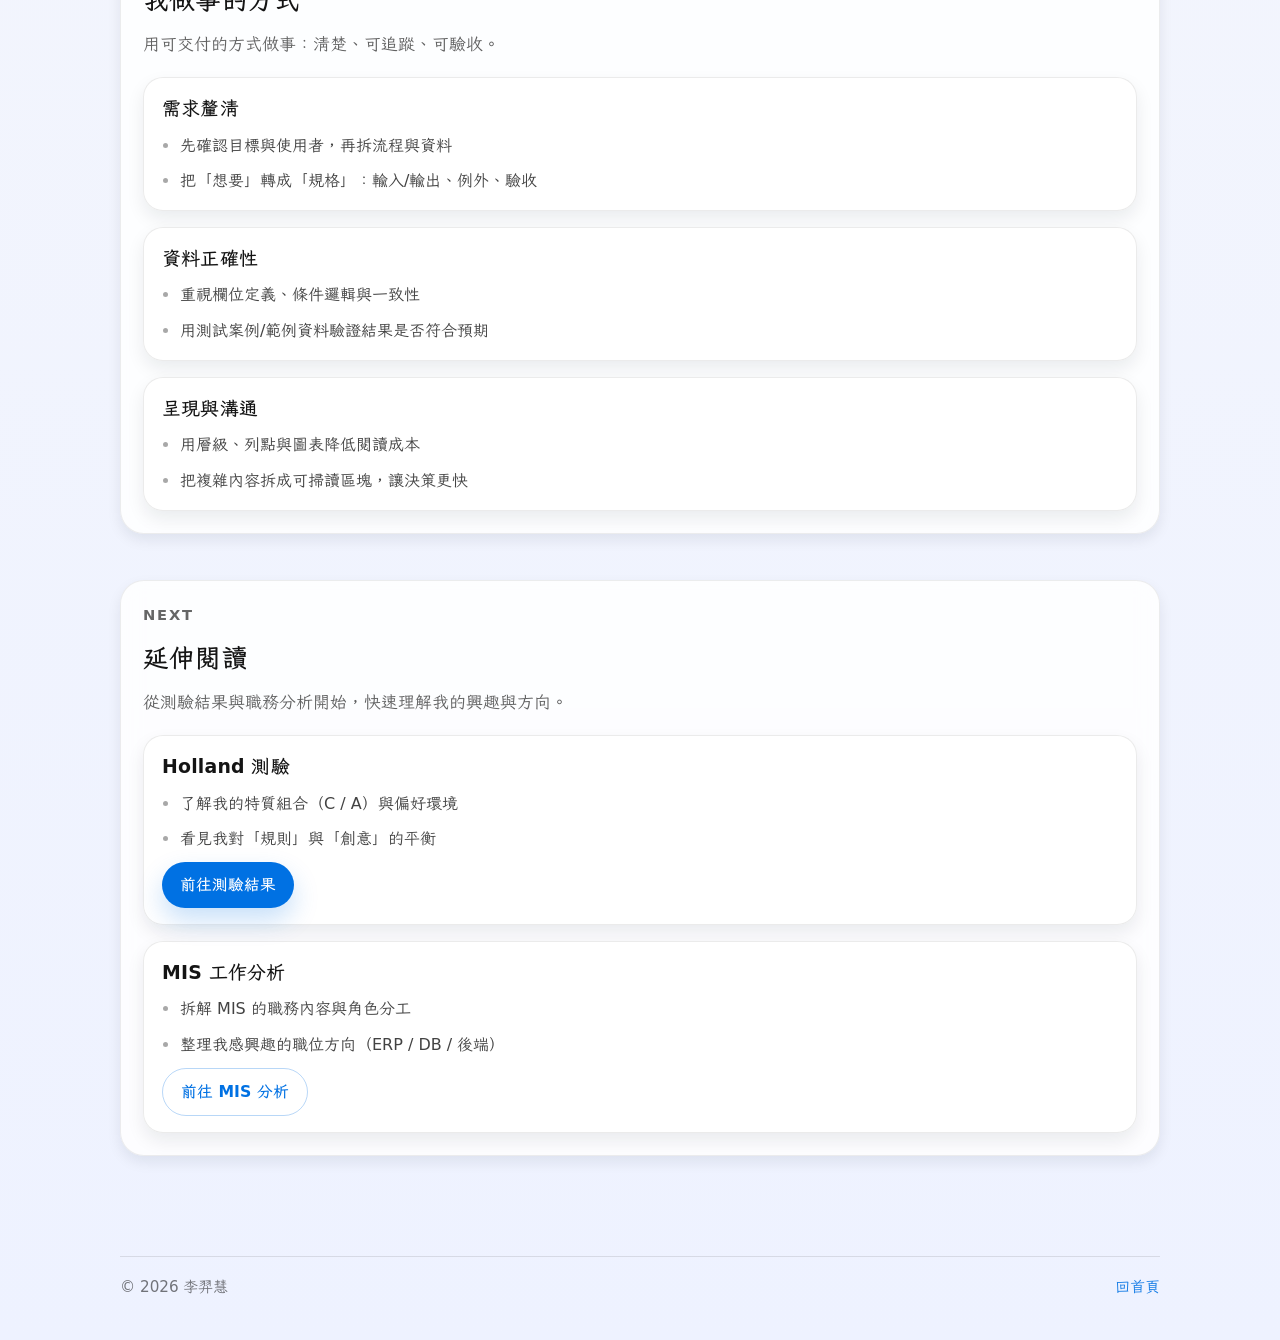
<file: about.html>
<!DOCTYPE html>
<html lang="zh-Hant">
  <head>
    <meta charset="UTF-8" />
    <meta name="viewport" content="width=device-width, initial-scale=1.0" />
    <title>李羿慧｜個人簡介</title>
    <link rel="preconnect" href="https://fonts.googleapis.com" />
    <link rel="preconnect" href="https://fonts.gstatic.com" crossorigin />
    <link
      href="https://fonts.googleapis.com/css2?family=LXGW+WenKai+Mono+TC&display=swap"
      rel="stylesheet"
    />
    <link rel="stylesheet" href="./styles.css" />
    <script defer src="./site.js"></script>
  </head>
  <body>
    <header class="site-header">
      <div class="header-left">
        <div class="logo">YI HUI 個人網站</div>
        <div class="page-indicator">個人簡介</div>
      </div>

      <nav class="top-nav" aria-label="主要導覽">
        <a href="./index.html">首頁</a>
        <a href="./about.html" aria-current="page">個人簡介</a>
        <a href="./projects.html">作品/專題</a>
        <a href="./test.html">測驗結果</a>
        <a href="./mis.html">MIS 分析</a>
        <a href="./resume.html">履歷</a>
      </nav>

      <div class="header-right">
        <button class="menu-btn" data-action="toggle-menu" aria-label="開啟選單">
          MENU ☰
        </button>
      </div>
    </header>

    <nav class="overlay" id="navOverlay" aria-label="網站導覽">
      <button class="close-btn" data-action="close-menu" aria-label="關閉選單">
        ×
      </button>
      <ul class="nav-list">
        <li><a href="./index.html">首頁</a></li>
        <li><a href="./about.html" aria-current="page">個人簡介</a></li>
        <li><a href="./projects.html">作品/專題</a></li>
        <li><a href="./test.html">我的測驗結果</a></li>
        <li><a href="./mis.html">MIS 工作分析</a></li>
        <li><a href="./resume.html">求職履歷</a></li>
      </ul>
    </nav>

    <main>
      <div class="container">
        <h1 class="page-title">個人簡介</h1>

        <section class="section">
          <div class="section-header">
            <p class="kicker">Overview</p>
            <h2 class="section-title">一句話介紹</h2>
            <p class="section-desc">
              以系統化思維整理資訊、以使用者角度調整呈現；目前聚焦在 ERP 流程理解與資料庫基礎。
            </p>
          </div>

          <div class="stack">
            <section class="evidence">
              <h3 class="evidence-title">基本資料</h3>
              <ul class="bullets" aria-label="基本資料">
                <li><strong>姓名</strong>：李羿慧</li>
                <li><strong>系級</strong>：資管二 B</li>
                <li><strong>學號</strong>：411312414</li>
                <li><strong>信箱</strong>：alice2005921@gmail.com</li>
              </ul>
              <div class="pill-row" aria-label="關鍵特質" style="margin-top: 10px">
                <span class="pill">細膩邏輯</span>
                <span class="pill">數位創意</span>
                <span class="pill">系統思維</span>
              </div>
            </section>

            <section class="evidence">
              <h3 class="evidence-title">目前學習</h3>
              <ul class="bullets" aria-label="目前學習">
                <li>ERP 流程概念（採購／庫存／財會）與系統化需求理解</li>
                <li>資料庫基礎與 SQL（查詢、資料一致性、基本效能概念）</li>
                <li>把資訊整理成清楚的頁面與報表呈現（可讀性／使用性）</li>
              </ul>
              <div class="btn-row" style="justify-content: flex-start; margin-top: 10px">
                <a class="btn" href="./resume.html">看履歷</a>
                <a class="btn secondary" href="./mis.html">看 MIS 分析</a>
              </div>
            </section>

            <section class="callout">
              <h3 class="evidence-title">自我介紹</h3>
              <div class="intro-split" style="margin-top: 10px">
                <div>
                  <p class="lead">
                    我是李羿慧，目前就讀資管系，結合「細膩邏輯」與「數位創意」的學習者。在
                    Holland 測驗中具備 C 與 A 的雙重特質，擅長在規律的系統架構中找尋創新的解決方案。
                    目前正致力於深耕 ERP 系統流程與資料庫管理技術，期許能成為企業數位轉型的關鍵助力。
                  </p>
                  <ul class="bullets" aria-label="個人特色" style="margin-top: 10px">
                    <li>偏好清楚流程與規則，做事重視正確性與一致性</li>
                    <li>喜歡把複雜資訊整理成容易理解的呈現方式</li>
                  </ul>
                </div>

                <figure class="photo-card" aria-label="個人照片">
                  <img src="./assets/簡介照片.jpg" alt="李羿慧照片" class="about-photo" />
                </figure>
              </div>
            </section>
          </div>
        </section>

        <section class="section">
          <div class="section-header">
            <p class="kicker">Strengths</p>
            <h2 class="section-title">我做事的方式</h2>
            <p class="section-desc">用可交付的方式做事：清楚、可追蹤、可驗收。</p>
          </div>
          <div class="stack">
            <section class="evidence">
              <h3 class="evidence-title">需求釐清</h3>
              <ul class="bullets">
                <li>先確認目標與使用者，再拆流程與資料</li>
                <li>把「想要」轉成「規格」：輸入/輸出、例外、驗收</li>
              </ul>
            </section>
            <section class="evidence">
              <h3 class="evidence-title">資料正確性</h3>
              <ul class="bullets">
                <li>重視欄位定義、條件邏輯與一致性</li>
                <li>用測試案例/範例資料驗證結果是否符合預期</li>
              </ul>
            </section>
            <section class="evidence">
              <h3 class="evidence-title">呈現與溝通</h3>
              <ul class="bullets">
                <li>用層級、列點與圖表降低閱讀成本</li>
                <li>把複雜內容拆成可掃讀區塊，讓決策更快</li>
              </ul>
            </section>
          </div>
        </section>

        <section class="section">
          <div class="section-header">
            <p class="kicker">Next</p>
            <h2 class="section-title">延伸閱讀</h2>
            <p class="section-desc">從測驗結果與職務分析開始，快速理解我的興趣與方向。</p>
          </div>
          <div class="stack">
            <section class="evidence">
              <h3 class="evidence-title">Holland 測驗</h3>
              <ul class="bullets">
                <li>了解我的特質組合（C / A）與偏好環境</li>
                <li>看見我對「規則」與「創意」的平衡</li>
              </ul>
              <div class="btn-row" style="justify-content: flex-start; margin-top: 10px">
                <a class="btn" href="./test.html">前往測驗結果</a>
              </div>
            </section>
            <section class="evidence">
              <h3 class="evidence-title">MIS 工作分析</h3>
              <ul class="bullets">
                <li>拆解 MIS 的職務內容與角色分工</li>
                <li>整理我感興趣的職位方向（ERP / DB / 後端）</li>
              </ul>
              <div class="btn-row" style="justify-content: flex-start; margin-top: 10px">
                <a class="btn secondary" href="./mis.html">前往 MIS 分析</a>
              </div>
            </section>
          </div>
        </section>
      </div>
    </main>

    <footer class="site-footer">
      <div class="footer-inner">
        <div class="small">© <span id="y"></span> 李羿慧</div>
        <div class="small"><a href="./index.html">回首頁</a></div>
      </div>
      <script>
        document.getElementById("y").textContent = String(new Date().getFullYear());
      </script>
    </footer>
  </body>
</html>
</file>
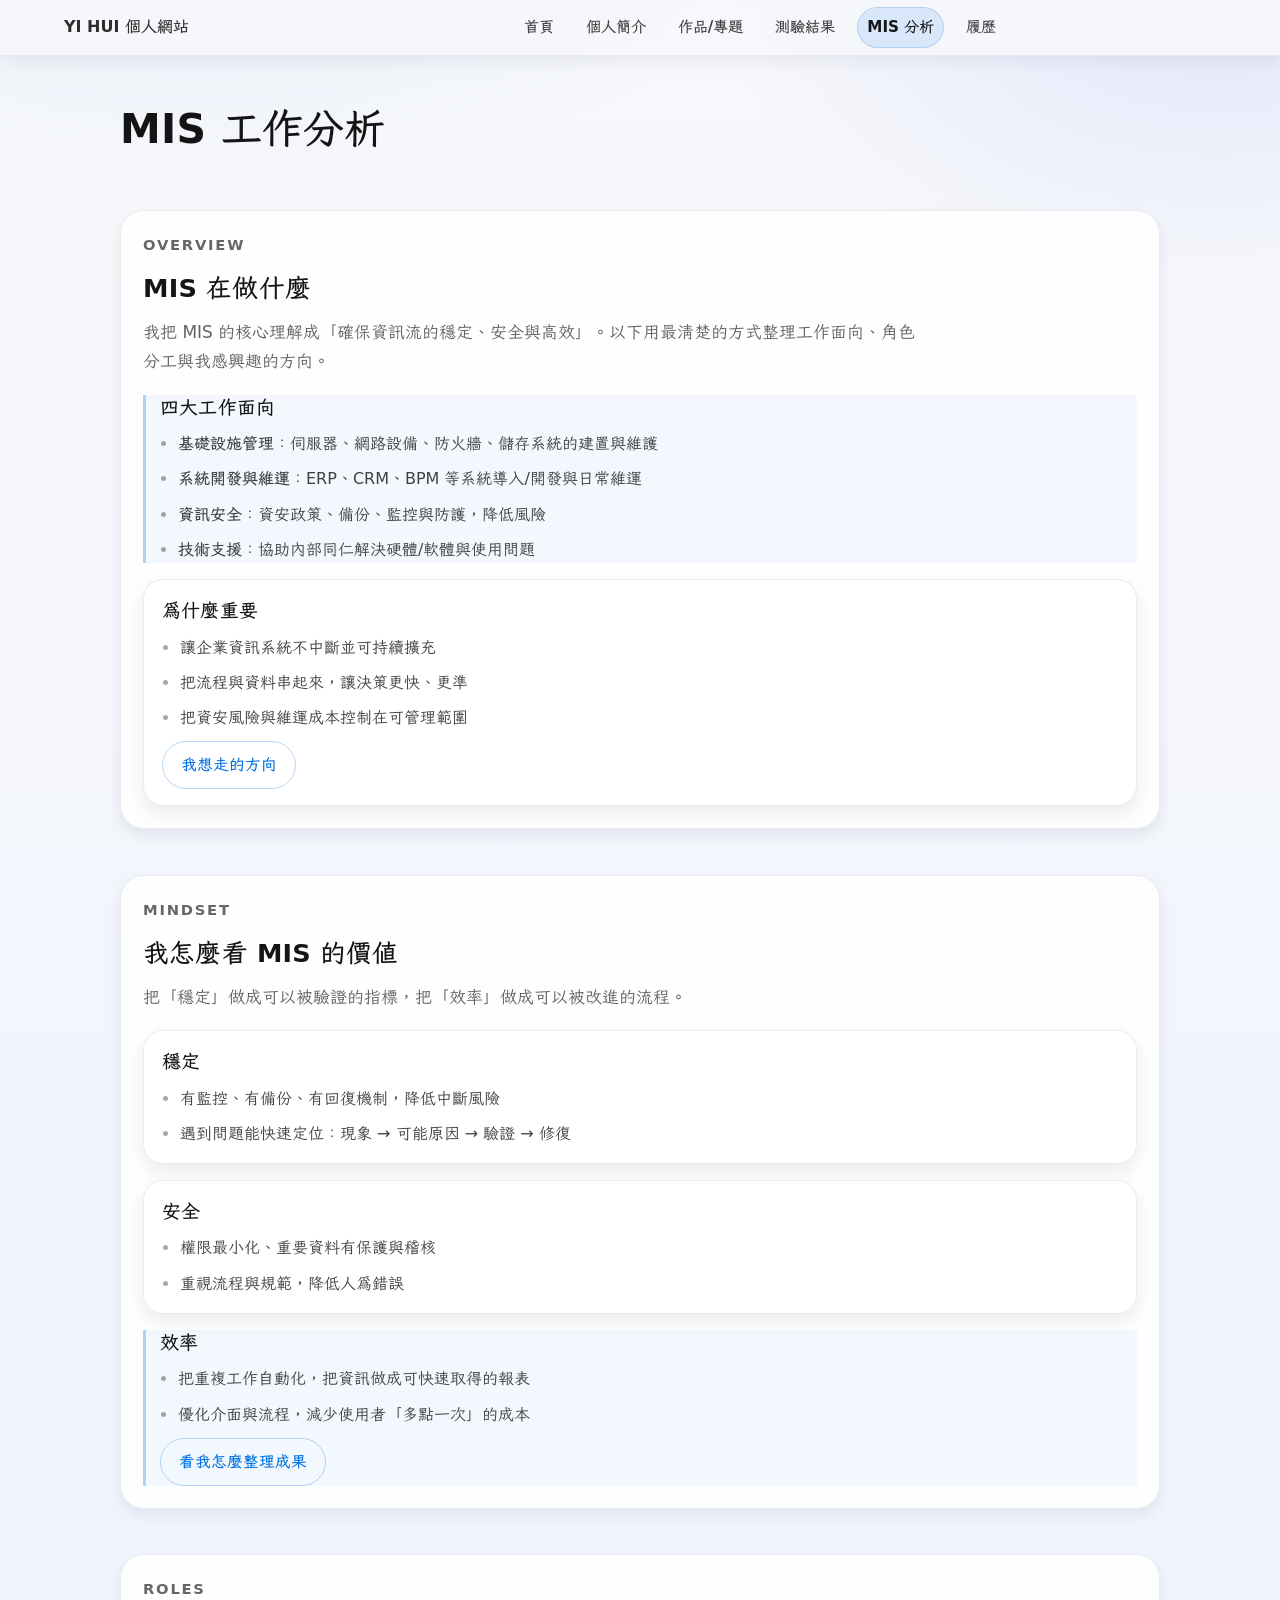
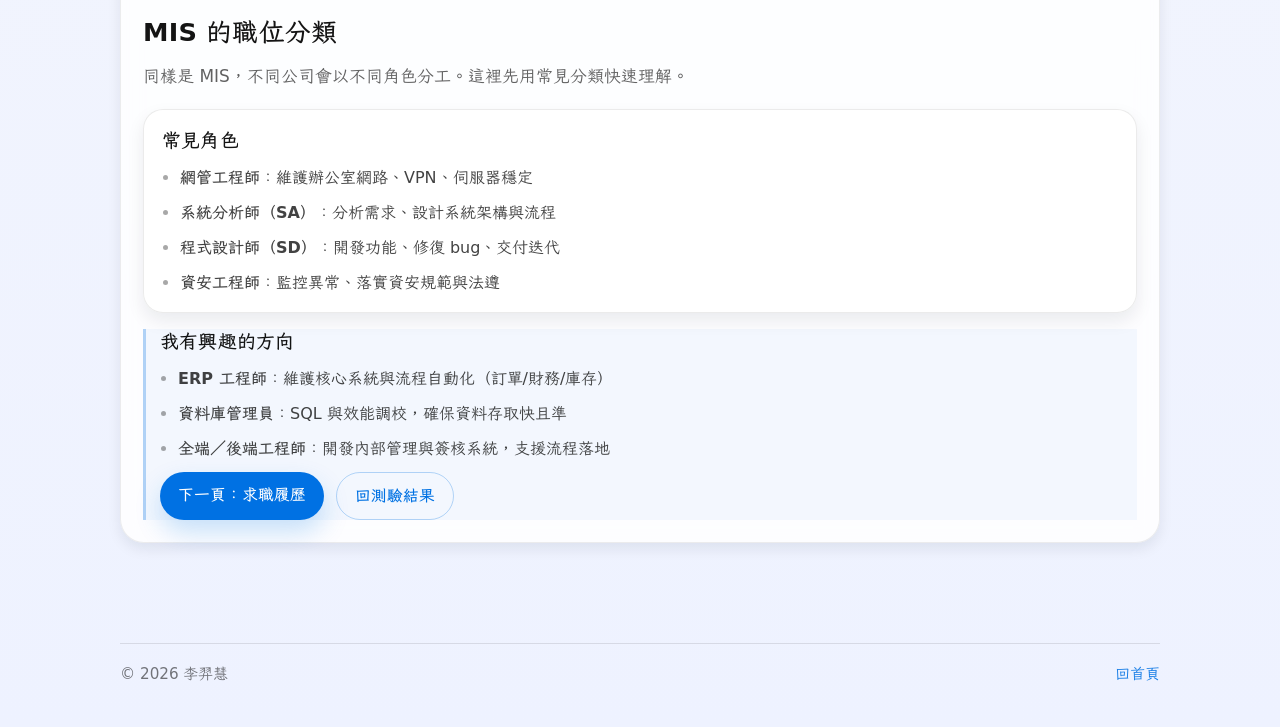
<file: mis.html>
<!DOCTYPE html>
<html lang="zh-Hant">
  <head>
    <meta charset="UTF-8" />
    <meta name="viewport" content="width=device-width, initial-scale=1.0" />
    <title>李羿慧｜MIS 工作分析</title>
    <link rel="preconnect" href="https://fonts.googleapis.com" />
    <link rel="preconnect" href="https://fonts.gstatic.com" crossorigin />
    <link
      href="https://fonts.googleapis.com/css2?family=LXGW+WenKai+Mono+TC&display=swap"
      rel="stylesheet"
    />
    <link rel="stylesheet" href="./styles.css" />
    <script defer src="./site.js"></script>
  </head>
  <body>
    <header class="site-header">
      <div class="header-left">
        <div class="logo">YI HUI 個人網站</div>
        <div class="page-indicator">MIS 工作分析</div>
      </div>

      <nav class="top-nav" aria-label="主要導覽">
        <a href="./index.html">首頁</a>
        <a href="./about.html">個人簡介</a>
        <a href="./projects.html">作品/專題</a>
        <a href="./test.html">測驗結果</a>
        <a href="./mis.html" aria-current="page">MIS 分析</a>
        <a href="./resume.html">履歷</a>
      </nav>

      <div class="header-right">
        <button class="menu-btn" data-action="toggle-menu" aria-label="開啟選單">
          MENU ☰
        </button>
      </div>
    </header>

    <nav class="overlay" id="navOverlay" aria-label="網站導覽">
      <button class="close-btn" data-action="close-menu" aria-label="關閉選單">
        ×
      </button>
      <ul class="nav-list">
        <li><a href="./index.html">首頁</a></li>
        <li><a href="./about.html">個人簡介</a></li>
        <li><a href="./projects.html">作品/專題</a></li>
        <li><a href="./test.html">我的測驗結果</a></li>
        <li><a href="./mis.html" aria-current="page">MIS 工作分析</a></li>
        <li><a href="./resume.html">求職履歷</a></li>
      </ul>
    </nav>

    <main>
      <div class="container">
        <h1 class="page-title">MIS 工作分析</h1>

        <section class="section">
          <div class="section-header">
            <p class="kicker">Overview</p>
            <h2 class="section-title">MIS 在做什麼</h2>
            <p class="section-desc">
              我把 MIS 的核心理解成「確保資訊流的穩定、安全與高效」。以下用最清楚的方式整理工作面向、角色分工與我感興趣的方向。
            </p>
          </div>

          <div class="stack">
            <section class="callout">
              <h3 class="evidence-title">四大工作面向</h3>
              <ul class="bullets">
                <li><strong>基礎設施管理</strong>：伺服器、網路設備、防火牆、儲存系統的建置與維護</li>
                <li><strong>系統開發與維運</strong>：ERP、CRM、BPM 等系統導入/開發與日常維運</li>
                <li><strong>資訊安全</strong>：資安政策、備份、監控與防護，降低風險</li>
                <li><strong>技術支援</strong>：協助內部同仁解決硬體/軟體與使用問題</li>
              </ul>
            </section>

            <section class="evidence">
              <h3 class="evidence-title">為什麼重要</h3>
              <ul class="bullets">
                <li>讓企業資訊系統不中斷並可持續擴充</li>
                <li>把流程與資料串起來，讓決策更快、更準</li>
                <li>把資安風險與維運成本控制在可管理範圍</li>
              </ul>
              <div class="btn-row" style="justify-content: flex-start; margin-top: 10px">
                <a class="btn secondary" href="./resume.html">我想走的方向</a>
              </div>
            </section>
          </div>
        </section>

        <section class="section">
          <div class="section-header">
            <p class="kicker">Mindset</p>
            <h2 class="section-title">我怎麼看 MIS 的價值</h2>
            <p class="section-desc">把「穩定」做成可以被驗證的指標，把「效率」做成可以被改進的流程。</p>
          </div>
          <div class="stack">
            <section class="evidence">
              <h3 class="evidence-title">穩定</h3>
              <ul class="bullets">
                <li>有監控、有備份、有回復機制，降低中斷風險</li>
                <li>遇到問題能快速定位：現象 → 可能原因 → 驗證 → 修復</li>
              </ul>
            </section>
            <section class="evidence">
              <h3 class="evidence-title">安全</h3>
              <ul class="bullets">
                <li>權限最小化、重要資料有保護與稽核</li>
                <li>重視流程與規範，降低人為錯誤</li>
              </ul>
            </section>
            <section class="callout">
              <h3 class="evidence-title">效率</h3>
              <ul class="bullets">
                <li>把重複工作自動化，把資訊做成可快速取得的報表</li>
                <li>優化介面與流程，減少使用者「多點一次」的成本</li>
              </ul>
              <div class="btn-row" style="justify-content: flex-start; margin-top: 10px">
                <a class="btn secondary" href="./projects.html">看我怎麼整理成果</a>
              </div>
            </section>
          </div>
        </section>

        <section class="section">
          <div class="section-header">
            <p class="kicker">Roles</p>
            <h2 class="section-title">MIS 的職位分類</h2>
            <p class="section-desc">同樣是 MIS，不同公司會以不同角色分工。這裡先用常見分類快速理解。</p>
          </div>

          <div class="stack">
            <section class="evidence">
              <h3 class="evidence-title">常見角色</h3>
              <ul class="bullets">
                <li><strong>網管工程師</strong>：維護辦公室網路、VPN、伺服器穩定</li>
                <li><strong>系統分析師（SA）</strong>：分析需求、設計系統架構與流程</li>
                <li><strong>程式設計師（SD）</strong>：開發功能、修復 bug、交付迭代</li>
                <li><strong>資安工程師</strong>：監控異常、落實資安規範與法遵</li>
              </ul>
            </section>

            <section class="callout">
              <h3 class="evidence-title">我有興趣的方向</h3>
              <ul class="bullets">
                <li><strong>ERP 工程師</strong>：維護核心系統與流程自動化（訂單/財務/庫存）</li>
                <li><strong>資料庫管理員</strong>：SQL 與效能調校，確保資料存取快且準</li>
                <li><strong>全端／後端工程師</strong>：開發內部管理與簽核系統，支援流程落地</li>
              </ul>
              <div class="btn-row" style="justify-content: flex-start; margin-top: 10px">
                <a class="btn" href="./resume.html">下一頁：求職履歷</a>
                <a class="btn secondary" href="./test.html">回測驗結果</a>
              </div>
            </section>
          </div>
        </section>
      </div>
    </main>

    <footer class="site-footer">
      <div class="footer-inner">
        <div class="small">© <span id="y"></span> 李羿慧</div>
        <div class="small"><a href="./index.html">回首頁</a></div>
      </div>
      <script>
        document.getElementById("y").textContent = String(new Date().getFullYear());
      </script>
    </footer>
  </body>
</html>
</file>
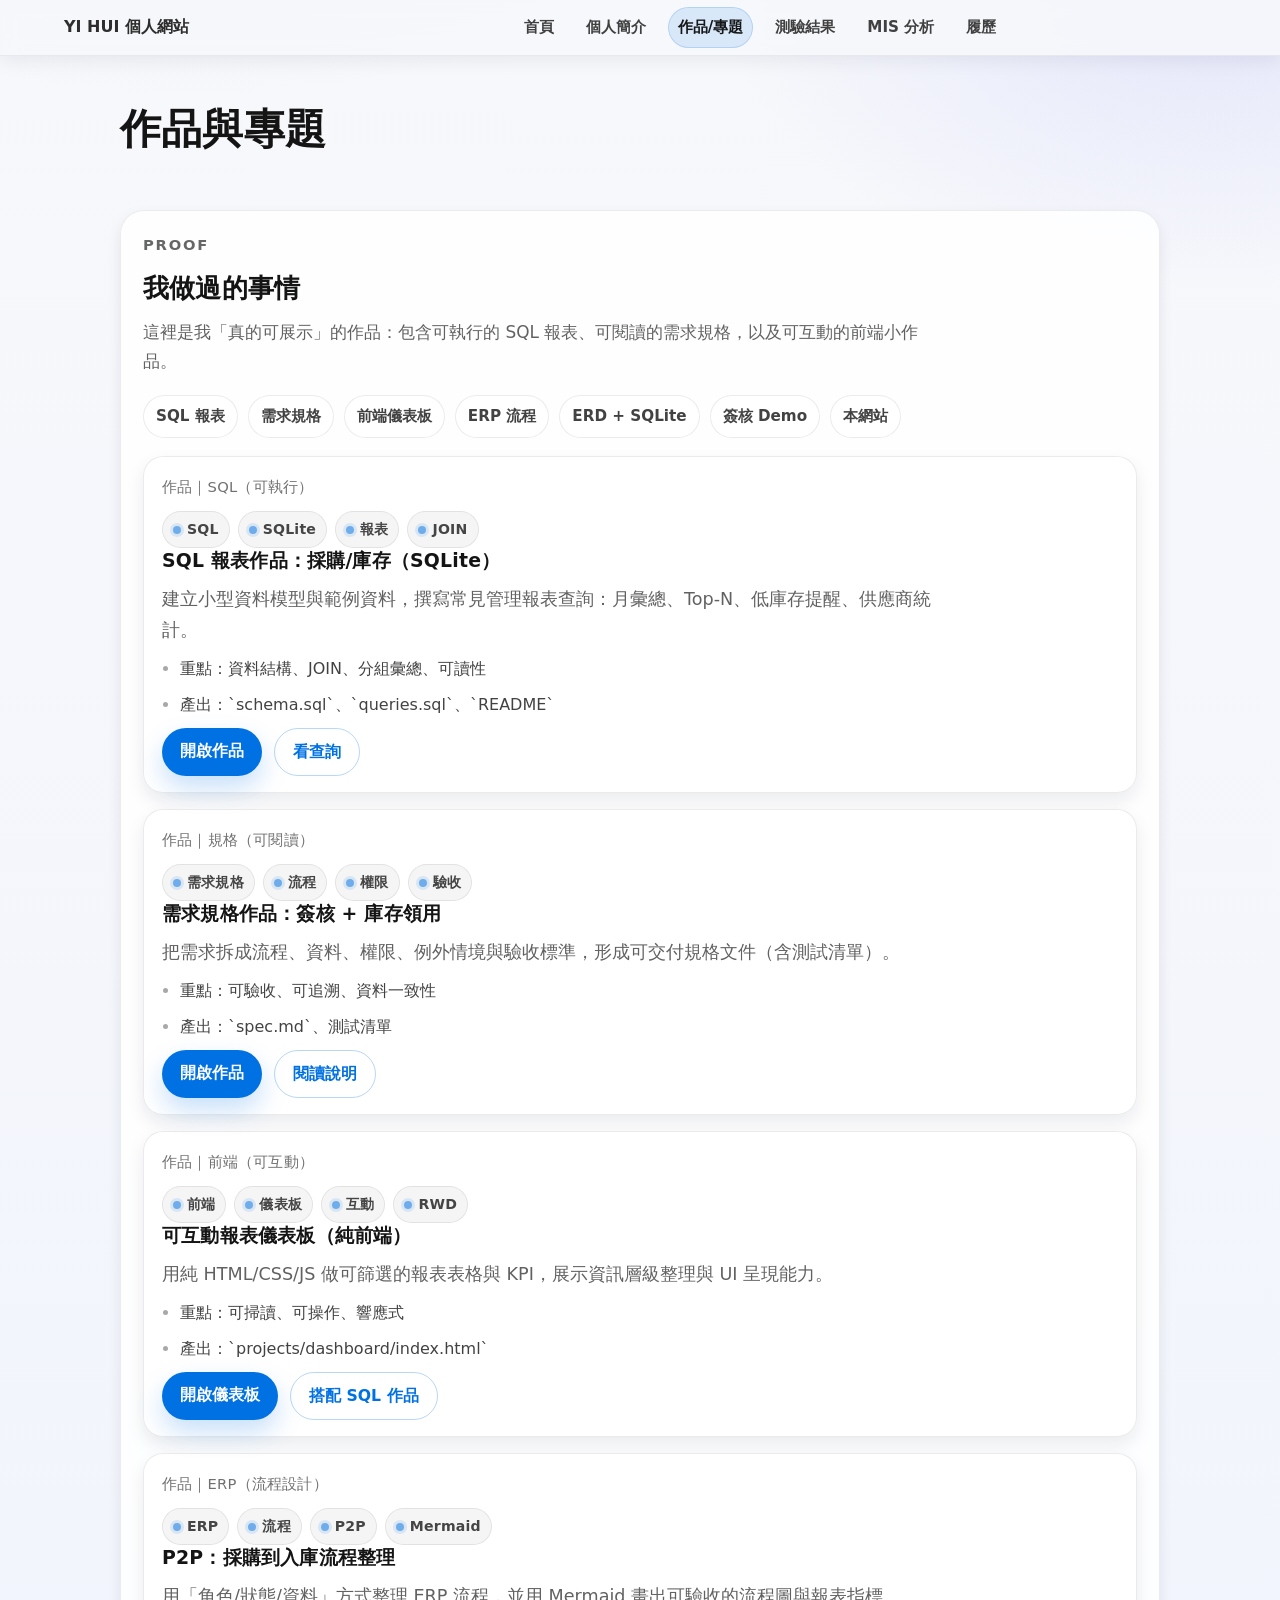
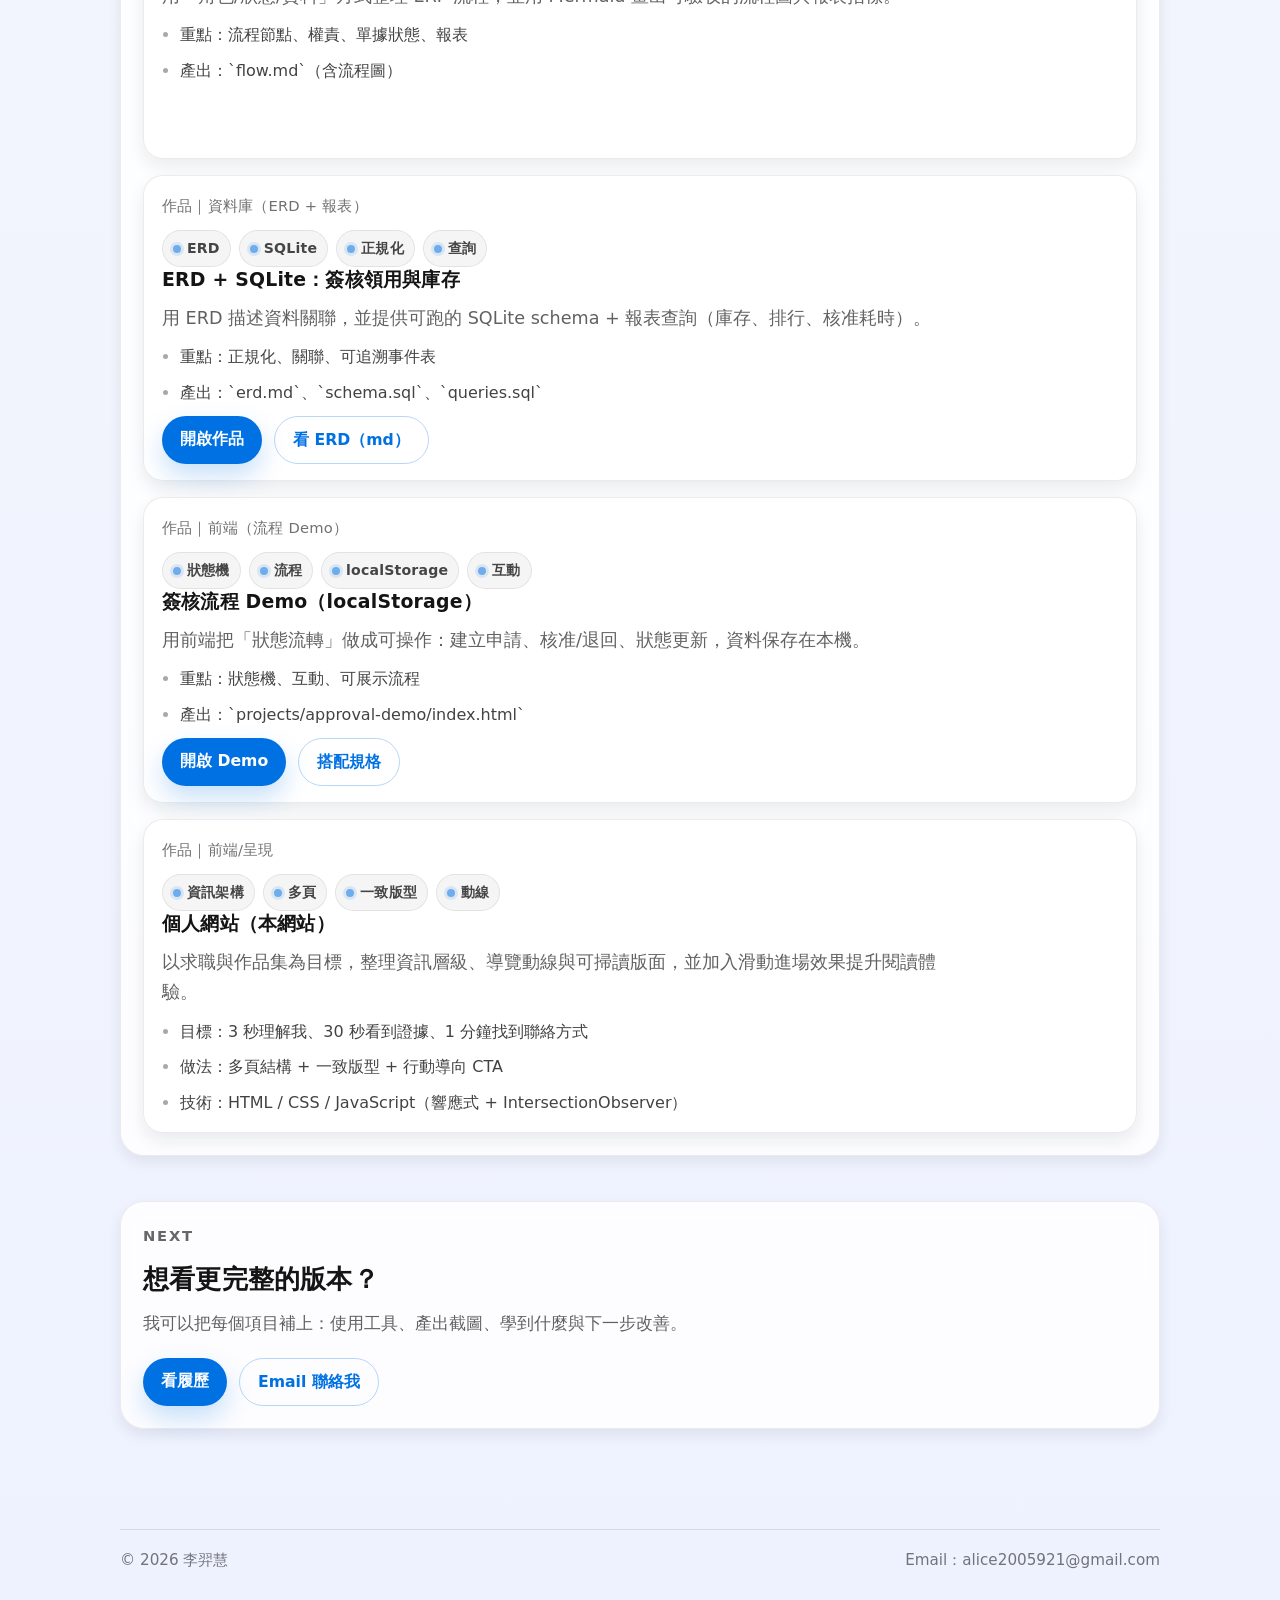
<file: projects.html>
<!DOCTYPE html>
<html lang="zh-Hant">
  <head>
    <meta charset="UTF-8" />
    <meta name="viewport" content="width=device-width, initial-scale=1.0" />
    <title>李羿慧｜作品與專題</title>
    <link rel="stylesheet" href="./styles.css" />
    <script defer src="./site.js"></script>
  </head>
  <body>
    <header class="site-header">
      <div class="header-left">
        <div class="logo">YI HUI 個人網站</div>
        <div class="page-indicator">作品與專題</div>
      </div>

      <nav class="top-nav" aria-label="主要導覽">
        <a href="./index.html">首頁</a>
        <a href="./about.html">個人簡介</a>
        <a href="./projects.html" aria-current="page">作品/專題</a>
        <a href="./test.html">測驗結果</a>
        <a href="./mis.html">MIS 分析</a>
        <a href="./resume.html">履歷</a>
      </nav>

      <div class="header-right">
        <button class="menu-btn" data-action="toggle-menu" aria-label="開啟選單">
          MENU ☰
        </button>
      </div>
    </header>

    <nav class="overlay" id="navOverlay" aria-label="網站導覽">
      <button class="close-btn" data-action="close-menu" aria-label="關閉選單">
        ×
      </button>
      <ul class="nav-list">
        <li><a href="./index.html">首頁</a></li>
        <li><a href="./about.html">個人簡介</a></li>
        <li><a href="./projects.html" aria-current="page">作品/專題</a></li>
        <li><a href="./test.html">我的測驗結果</a></li>
        <li><a href="./mis.html">MIS 工作分析</a></li>
        <li><a href="./resume.html">求職履歷</a></li>
      </ul>
    </nav>

    <main>
      <div class="container">
        <h1 class="page-title">作品與專題</h1>

        <section class="section">
          <div class="section-header">
            <p class="kicker">Proof</p>
            <h2 class="section-title">我做過的事情</h2>
            <p class="section-desc">
              這裡是我「真的可展示」的作品：包含可執行的 SQL 報表、可閱讀的需求規格，以及可互動的前端小作品。
            </p>
          </div>

          <nav class="toc" aria-label="作品目錄">
            <a href="#sql-report">SQL 報表</a>
            <a href="#spec">需求規格</a>
            <a href="#dashboard">前端儀表板</a>
            <a href="#erp-flow">ERP 流程</a>
            <a href="#db-erd">ERD + SQLite</a>
            <a href="#approval-demo">簽核 Demo</a>
            <a href="#site">本網站</a>
          </nav>

          <div class="stack">
            <section class="evidence" id="sql-report">
              <p class="meta">作品｜SQL（可執行）</p>
              <div class="tags" aria-label="標籤">
                <span class="tag">SQL</span>
                <span class="tag">SQLite</span>
                <span class="tag">報表</span>
                <span class="tag">JOIN</span>
              </div>
              <h3 class="evidence-title">SQL 報表作品：採購/庫存（SQLite）</h3>
              <p class="lead">
                建立小型資料模型與範例資料，撰寫常見管理報表查詢：月彙總、Top-N、低庫存提醒、供應商統計。
              </p>
              <ul class="bullets">
                <li>重點：資料結構、JOIN、分組彙總、可讀性</li>
                <li>產出：`schema.sql`、`queries.sql`、`README`</li>
              </ul>
              <div class="btn-row" style="justify-content: flex-start; margin-top: 10px">
                <a class="btn" href="./projects/sql-report/index.html">開啟作品</a>
                <a class="btn secondary" href="./projects/sql-report/queries.sql">看查詢</a>
              </div>
            </section>

            <section class="evidence" id="spec">
              <p class="meta">作品｜規格（可閱讀）</p>
              <div class="tags" aria-label="標籤">
                <span class="tag">需求規格</span>
                <span class="tag">流程</span>
                <span class="tag">權限</span>
                <span class="tag">驗收</span>
              </div>
              <h3 class="evidence-title">需求規格作品：簽核 + 庫存領用</h3>
              <p class="lead">
                把需求拆成流程、資料、權限、例外情境與驗收標準，形成可交付規格文件（含測試清單）。
              </p>
              <ul class="bullets">
                <li>重點：可驗收、可追溯、資料一致性</li>
                <li>產出：`spec.md`、測試清單</li>
              </ul>
              <div class="btn-row" style="justify-content: flex-start; margin-top: 10px">
                <a class="btn" href="./projects/spec/index.html">開啟作品</a>
                <a class="btn secondary" href="./projects/spec/README.md">閱讀說明</a>
              </div>
            </section>

            <section class="evidence" id="dashboard">
              <p class="meta">作品｜前端（可互動）</p>
              <div class="tags" aria-label="標籤">
                <span class="tag">前端</span>
                <span class="tag">儀表板</span>
                <span class="tag">互動</span>
                <span class="tag">RWD</span>
              </div>
              <h3 class="evidence-title">可互動報表儀表板（純前端）</h3>
              <p class="lead">
                用純 HTML/CSS/JS 做可篩選的報表表格與 KPI，展示資訊層級整理與 UI 呈現能力。
              </p>
              <ul class="bullets">
                <li>重點：可掃讀、可操作、響應式</li>
                <li>產出：`projects/dashboard/index.html`</li>
              </ul>
              <div class="btn-row" style="justify-content: flex-start; margin-top: 10px">
                <a class="btn" href="./projects/dashboard/index.html">開啟儀表板</a>
                <a class="btn secondary" href="./projects/sql-report/README.md">搭配 SQL 作品</a>
              </div>
            </section>

            <section class="evidence" id="erp-flow">
              <p class="meta">作品｜ERP（流程設計）</p>
              <div class="tags" aria-label="標籤">
                <span class="tag">ERP</span>
                <span class="tag">流程</span>
                <span class="tag">P2P</span>
                <span class="tag">Mermaid</span>
              </div>
              <h3 class="evidence-title">P2P：採購到入庫流程整理</h3>
              <p class="lead">
                用「角色/狀態/資料」方式整理 ERP 流程，並用 Mermaid 畫出可驗收的流程圖與報表指標。
              </p>
              <ul class="bullets">
                <li>重點：流程節點、權責、單據狀態、報表</li>
                <li>產出：`flow.md`（含流程圖）</li>
              </ul>
              <div class="btn-row" style="justify-content: flex-start; margin-top: 10px">
                <a class="btn" href="./projects/erp-flow/index.html">開啟作品</a>
                <a class="btn secondary" href="./projects/erp-flow/README.md">閱讀說明</a>
              </div>
            </section>

            <section class="evidence" id="db-erd">
              <p class="meta">作品｜資料庫（ERD + 報表）</p>
              <div class="tags" aria-label="標籤">
                <span class="tag">ERD</span>
                <span class="tag">SQLite</span>
                <span class="tag">正規化</span>
                <span class="tag">查詢</span>
              </div>
              <h3 class="evidence-title">ERD + SQLite：簽核領用與庫存</h3>
              <p class="lead">
                用 ERD 描述資料關聯，並提供可跑的 SQLite schema + 報表查詢（庫存、排行、核准耗時）。
              </p>
              <ul class="bullets">
                <li>重點：正規化、關聯、可追溯事件表</li>
                <li>產出：`erd.md`、`schema.sql`、`queries.sql`</li>
              </ul>
              <div class="btn-row" style="justify-content: flex-start; margin-top: 10px">
                <a class="btn" href="./projects/db-erd/index.html">開啟作品</a>
                <a class="btn secondary" href="./projects/db-erd/erd.md">看 ERD（md）</a>
              </div>
            </section>

            <section class="evidence" id="approval-demo">
              <p class="meta">作品｜前端（流程 Demo）</p>
              <div class="tags" aria-label="標籤">
                <span class="tag">狀態機</span>
                <span class="tag">流程</span>
                <span class="tag">localStorage</span>
                <span class="tag">互動</span>
              </div>
              <h3 class="evidence-title">簽核流程 Demo（localStorage）</h3>
              <p class="lead">
                用前端把「狀態流轉」做成可操作：建立申請、核准/退回、狀態更新，資料保存在本機。
              </p>
              <ul class="bullets">
                <li>重點：狀態機、互動、可展示流程</li>
                <li>產出：`projects/approval-demo/index.html`</li>
              </ul>
              <div class="btn-row" style="justify-content: flex-start; margin-top: 10px">
                <a class="btn" href="./projects/approval-demo/index.html">開啟 Demo</a>
                <a class="btn secondary" href="./projects/spec/spec.md">搭配規格</a>
              </div>
            </section>

            <section class="evidence" id="site">
              <p class="meta">作品｜前端/呈現</p>
              <div class="tags" aria-label="標籤">
                <span class="tag">資訊架構</span>
                <span class="tag">多頁</span>
                <span class="tag">一致版型</span>
                <span class="tag">動線</span>
              </div>
              <h3 class="evidence-title">個人網站（本網站）</h3>
              <p class="lead">
                以求職與作品集為目標，整理資訊層級、導覽動線與可掃讀版面，並加入滑動進場效果提升閱讀體驗。
              </p>
              <ul class="bullets">
                <li>目標：3 秒理解我、30 秒看到證據、1 分鐘找到聯絡方式</li>
                <li>做法：多頁結構 + 一致版型 + 行動導向 CTA</li>
                <li>技術：HTML / CSS / JavaScript（響應式 + IntersectionObserver）</li>
              </ul>
            </section>
          </div>
        </section>

        <section class="section">
          <div class="section-header">
            <p class="kicker">Next</p>
            <h2 class="section-title">想看更完整的版本？</h2>
            <p class="section-desc">我可以把每個項目補上：使用工具、產出截圖、學到什麼與下一步改善。</p>
          </div>
          <div class="btn-row" style="justify-content: flex-start">
            <a class="btn" href="./resume.html">看履歷</a>
            <a class="btn secondary" href="mailto:alice2005921@gmail.com">Email 聯絡我</a>
          </div>
        </section>
      </div>
    </main>

    <footer class="site-footer">
      <div class="footer-inner">
        <div class="small">© <span id="y"></span> 李羿慧</div>
        <div class="small">Email：alice2005921@gmail.com</div>
      </div>
      <script>
        document.getElementById("y").textContent = String(new Date().getFullYear());
      </script>
    </footer>
  </body>
</html>
</file>
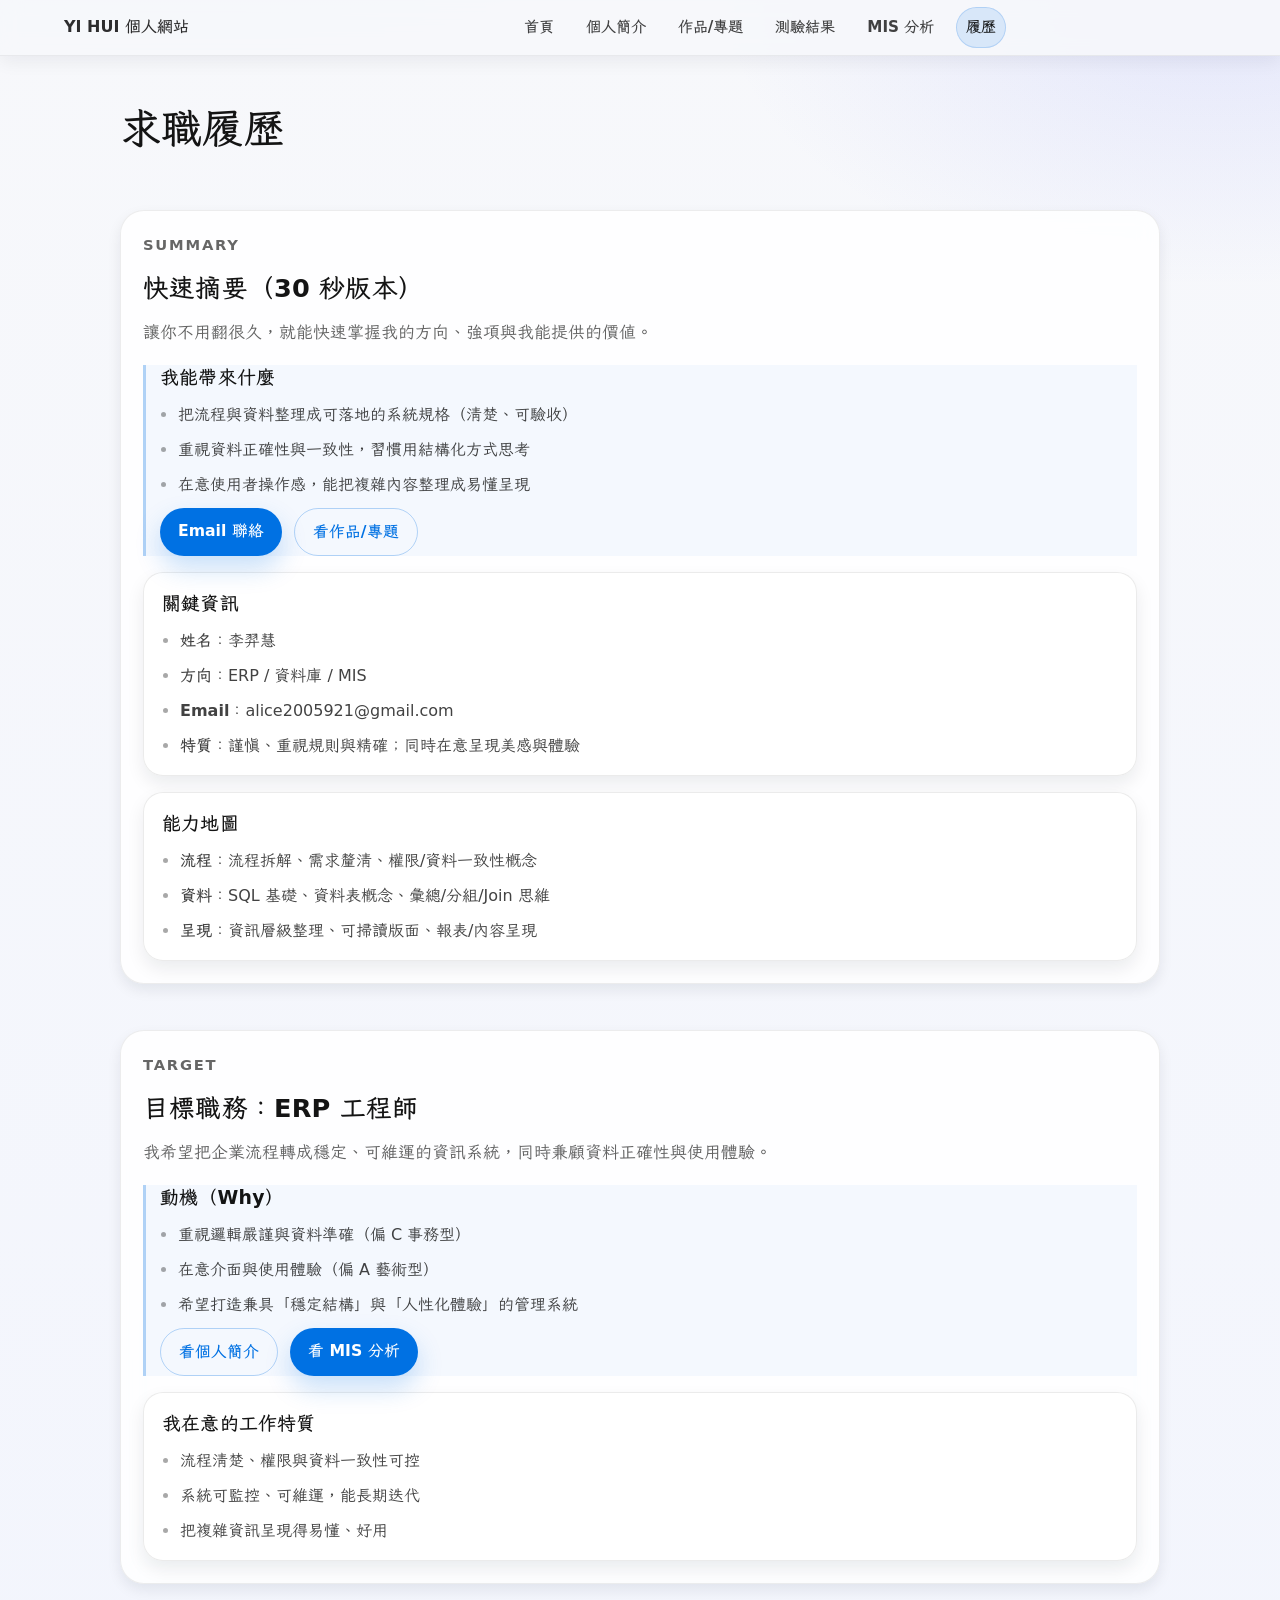
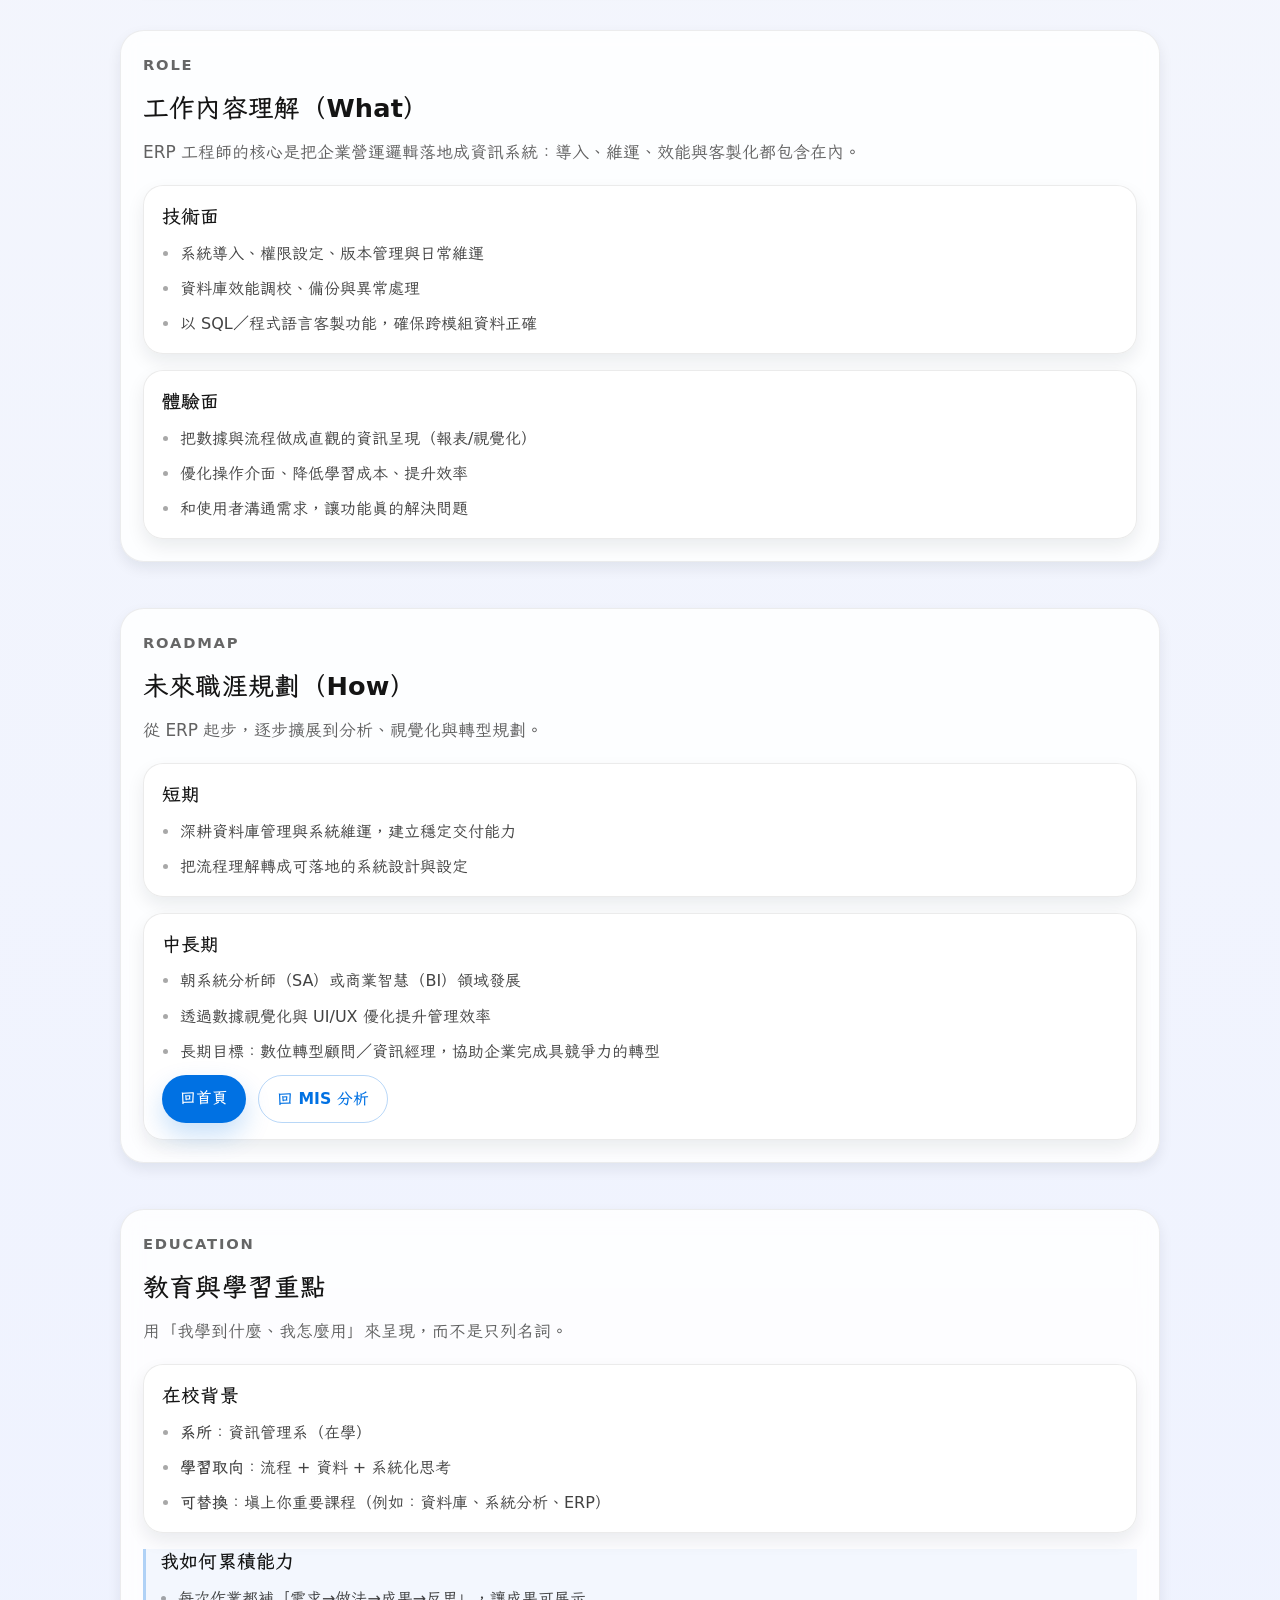
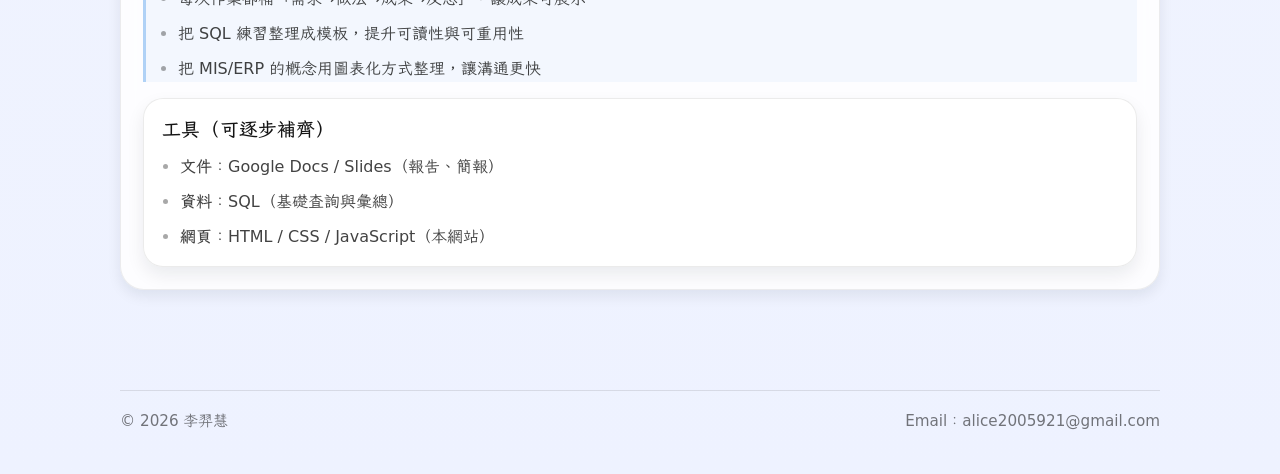
<file: resume.html>
<!DOCTYPE html>
<html lang="zh-Hant">
  <head>
    <meta charset="UTF-8" />
    <meta name="viewport" content="width=device-width, initial-scale=1.0" />
    <title>李羿慧｜求職履歷</title>
    <link rel="preconnect" href="https://fonts.googleapis.com" />
    <link rel="preconnect" href="https://fonts.gstatic.com" crossorigin />
    <link
      href="https://fonts.googleapis.com/css2?family=LXGW+WenKai+Mono+TC&display=swap"
      rel="stylesheet"
    />
    <link rel="stylesheet" href="./styles.css" />
    <script defer src="./site.js"></script>
  </head>
  <body>
    <header class="site-header">
      <div class="header-left">
        <div class="logo">YI HUI 個人網站</div>
        <div class="page-indicator">求職履歷</div>
      </div>

      <nav class="top-nav" aria-label="主要導覽">
        <a href="./index.html">首頁</a>
        <a href="./about.html">個人簡介</a>
        <a href="./projects.html">作品/專題</a>
        <a href="./test.html">測驗結果</a>
        <a href="./mis.html">MIS 分析</a>
        <a href="./resume.html" aria-current="page">履歷</a>
      </nav>

      <div class="header-right">
        <button class="menu-btn" data-action="toggle-menu" aria-label="開啟選單">
          MENU ☰
        </button>
      </div>
    </header>

    <nav class="overlay" id="navOverlay" aria-label="網站導覽">
      <button class="close-btn" data-action="close-menu" aria-label="關閉選單">
        ×
      </button>
      <ul class="nav-list">
        <li><a href="./index.html">首頁</a></li>
        <li><a href="./about.html">個人簡介</a></li>
        <li><a href="./projects.html">作品/專題</a></li>
        <li><a href="./test.html">我的測驗結果</a></li>
        <li><a href="./mis.html">MIS 工作分析</a></li>
        <li><a href="./resume.html" aria-current="page">求職履歷</a></li>
      </ul>
    </nav>

    <main>
      <div class="container">
        <h1 class="page-title">求職履歷</h1>

        <section class="section">
          <div class="section-header">
            <p class="kicker">Summary</p>
            <h2 class="section-title">快速摘要（30 秒版本）</h2>
            <p class="section-desc">讓你不用翻很久，就能快速掌握我的方向、強項與我能提供的價值。</p>
          </div>
          <div class="stack">
            <section class="callout">
              <h3 class="evidence-title">我能帶來什麼</h3>
              <ul class="bullets">
                <li>把流程與資料整理成可落地的系統規格（清楚、可驗收）</li>
                <li>重視資料正確性與一致性，習慣用結構化方式思考</li>
                <li>在意使用者操作感，能把複雜內容整理成易懂呈現</li>
              </ul>
              <div class="btn-row" style="justify-content: flex-start; margin-top: 10px">
                <a class="btn" href="mailto:alice2005921@gmail.com">Email 聯絡</a>
                <a class="btn secondary" href="./projects.html">看作品/專題</a>
              </div>
            </section>

            <section class="evidence">
              <h3 class="evidence-title">關鍵資訊</h3>
              <ul class="bullets">
                <li><strong>姓名</strong>：李羿慧</li>
                <li><strong>方向</strong>：ERP / 資料庫 / MIS</li>
                <li><strong>Email</strong>：alice2005921@gmail.com</li>
                <li><strong>特質</strong>：謹慎、重視規則與精確；同時在意呈現美感與體驗</li>
              </ul>
            </section>

            <section class="evidence">
              <h3 class="evidence-title">能力地圖</h3>
              <ul class="bullets">
                <li><strong>流程</strong>：流程拆解、需求釐清、權限/資料一致性概念</li>
                <li><strong>資料</strong>：SQL 基礎、資料表概念、彙總/分組/Join 思維</li>
                <li><strong>呈現</strong>：資訊層級整理、可掃讀版面、報表/內容呈現</li>
              </ul>
            </section>
          </div>
        </section>

        <section class="section">
          <div class="section-header">
            <p class="kicker">Target</p>
            <h2 class="section-title">目標職務：ERP 工程師</h2>
            <p class="section-desc">
              我希望把企業流程轉成穩定、可維運的資訊系統，同時兼顧資料正確性與使用體驗。
            </p>
          </div>

          <div class="stack">
            <section class="callout">
              <h3 class="evidence-title">動機（Why）</h3>
              <ul class="bullets">
                <li>重視邏輯嚴謹與資料準確（偏 C 事務型）</li>
                <li>在意介面與使用體驗（偏 A 藝術型）</li>
                <li>希望打造兼具「穩定結構」與「人性化體驗」的管理系統</li>
              </ul>
              <div class="btn-row" style="justify-content: flex-start; margin-top: 10px">
                <a class="btn secondary" href="./about.html">看個人簡介</a>
                <a class="btn" href="./mis.html">看 MIS 分析</a>
              </div>
            </section>

            <section class="evidence">
              <h3 class="evidence-title">我在意的工作特質</h3>
              <ul class="bullets">
                <li>流程清楚、權限與資料一致性可控</li>
                <li>系統可監控、可維運，能長期迭代</li>
                <li>把複雜資訊呈現得易懂、好用</li>
              </ul>
            </section>
          </div>
        </section>

        <section class="section">
          <div class="section-header">
            <p class="kicker">Role</p>
            <h2 class="section-title">工作內容理解（What）</h2>
            <p class="section-desc">
              ERP 工程師的核心是把企業營運邏輯落地成資訊系統：導入、維運、效能與客製化都包含在內。
            </p>
          </div>

          <div class="stack">
            <section class="evidence">
              <h3 class="evidence-title">技術面</h3>
              <ul class="bullets">
                <li>系統導入、權限設定、版本管理與日常維運</li>
                <li>資料庫效能調校、備份與異常處理</li>
                <li>以 SQL／程式語言客製功能，確保跨模組資料正確</li>
              </ul>
            </section>
            <section class="evidence">
              <h3 class="evidence-title">體驗面</h3>
              <ul class="bullets">
                <li>把數據與流程做成直觀的資訊呈現（報表/視覺化）</li>
                <li>優化操作介面、降低學習成本、提升效率</li>
                <li>和使用者溝通需求，讓功能真的解決問題</li>
              </ul>
            </section>
          </div>
        </section>

        <section class="section">
          <div class="section-header">
            <p class="kicker">Roadmap</p>
            <h2 class="section-title">未來職涯規劃（How）</h2>
            <p class="section-desc">從 ERP 起步，逐步擴展到分析、視覺化與轉型規劃。</p>
          </div>

          <div class="stack">
            <section class="evidence">
              <h3 class="evidence-title">短期</h3>
              <ul class="bullets">
                <li>深耕資料庫管理與系統維運，建立穩定交付能力</li>
                <li>把流程理解轉成可落地的系統設計與設定</li>
              </ul>
            </section>
            <section class="evidence">
              <h3 class="evidence-title">中長期</h3>
              <ul class="bullets">
                <li>朝系統分析師（SA）或商業智慧（BI）領域發展</li>
                <li>透過數據視覺化與 UI/UX 優化提升管理效率</li>
                <li>長期目標：數位轉型顧問／資訊經理，協助企業完成具競爭力的轉型</li>
              </ul>
              <div class="btn-row" style="justify-content: flex-start; margin-top: 10px">
                <a class="btn" href="./index.html">回首頁</a>
                <a class="btn secondary" href="./mis.html">回 MIS 分析</a>
              </div>
            </section>
          </div>
        </section>

        <section class="section">
          <div class="section-header">
            <p class="kicker">Education</p>
            <h2 class="section-title">教育與學習重點</h2>
            <p class="section-desc">用「我學到什麼、我怎麼用」來呈現，而不是只列名詞。</p>
          </div>
          <div class="stack">
            <section class="evidence">
              <h3 class="evidence-title">在校背景</h3>
              <ul class="bullets">
                <li><strong>系所</strong>：資訊管理系（在學）</li>
                <li><strong>學習取向</strong>：流程 + 資料 + 系統化思考</li>
                <li><strong>可替換</strong>：填上你重要課程（例如：資料庫、系統分析、ERP）</li>
              </ul>
            </section>
            <section class="callout">
              <h3 class="evidence-title">我如何累積能力</h3>
              <ul class="bullets">
                <li>每次作業都補「需求→做法→成果→反思」，讓成果可展示</li>
                <li>把 SQL 練習整理成模板，提升可讀性與可重用性</li>
                <li>把 MIS/ERP 的概念用圖表化方式整理，讓溝通更快</li>
              </ul>
            </section>
            <section class="evidence">
              <h3 class="evidence-title">工具（可逐步補齊）</h3>
              <ul class="bullets">
                <li><strong>文件</strong>：Google Docs / Slides（報告、簡報）</li>
                <li><strong>資料</strong>：SQL（基礎查詢與彙總）</li>
                <li><strong>網頁</strong>：HTML / CSS / JavaScript（本網站）</li>
              </ul>
            </section>
          </div>
        </section>
      </div>
    </main>

    <footer class="site-footer">
      <div class="footer-inner">
        <div class="small">© <span id="y"></span> 李羿慧</div>
        <div class="small">Email：alice2005921@gmail.com</div>
      </div>
      <script>
        document.getElementById("y").textContent = String(new Date().getFullYear());
      </script>
    </footer>
  </body>
</html>
</file>
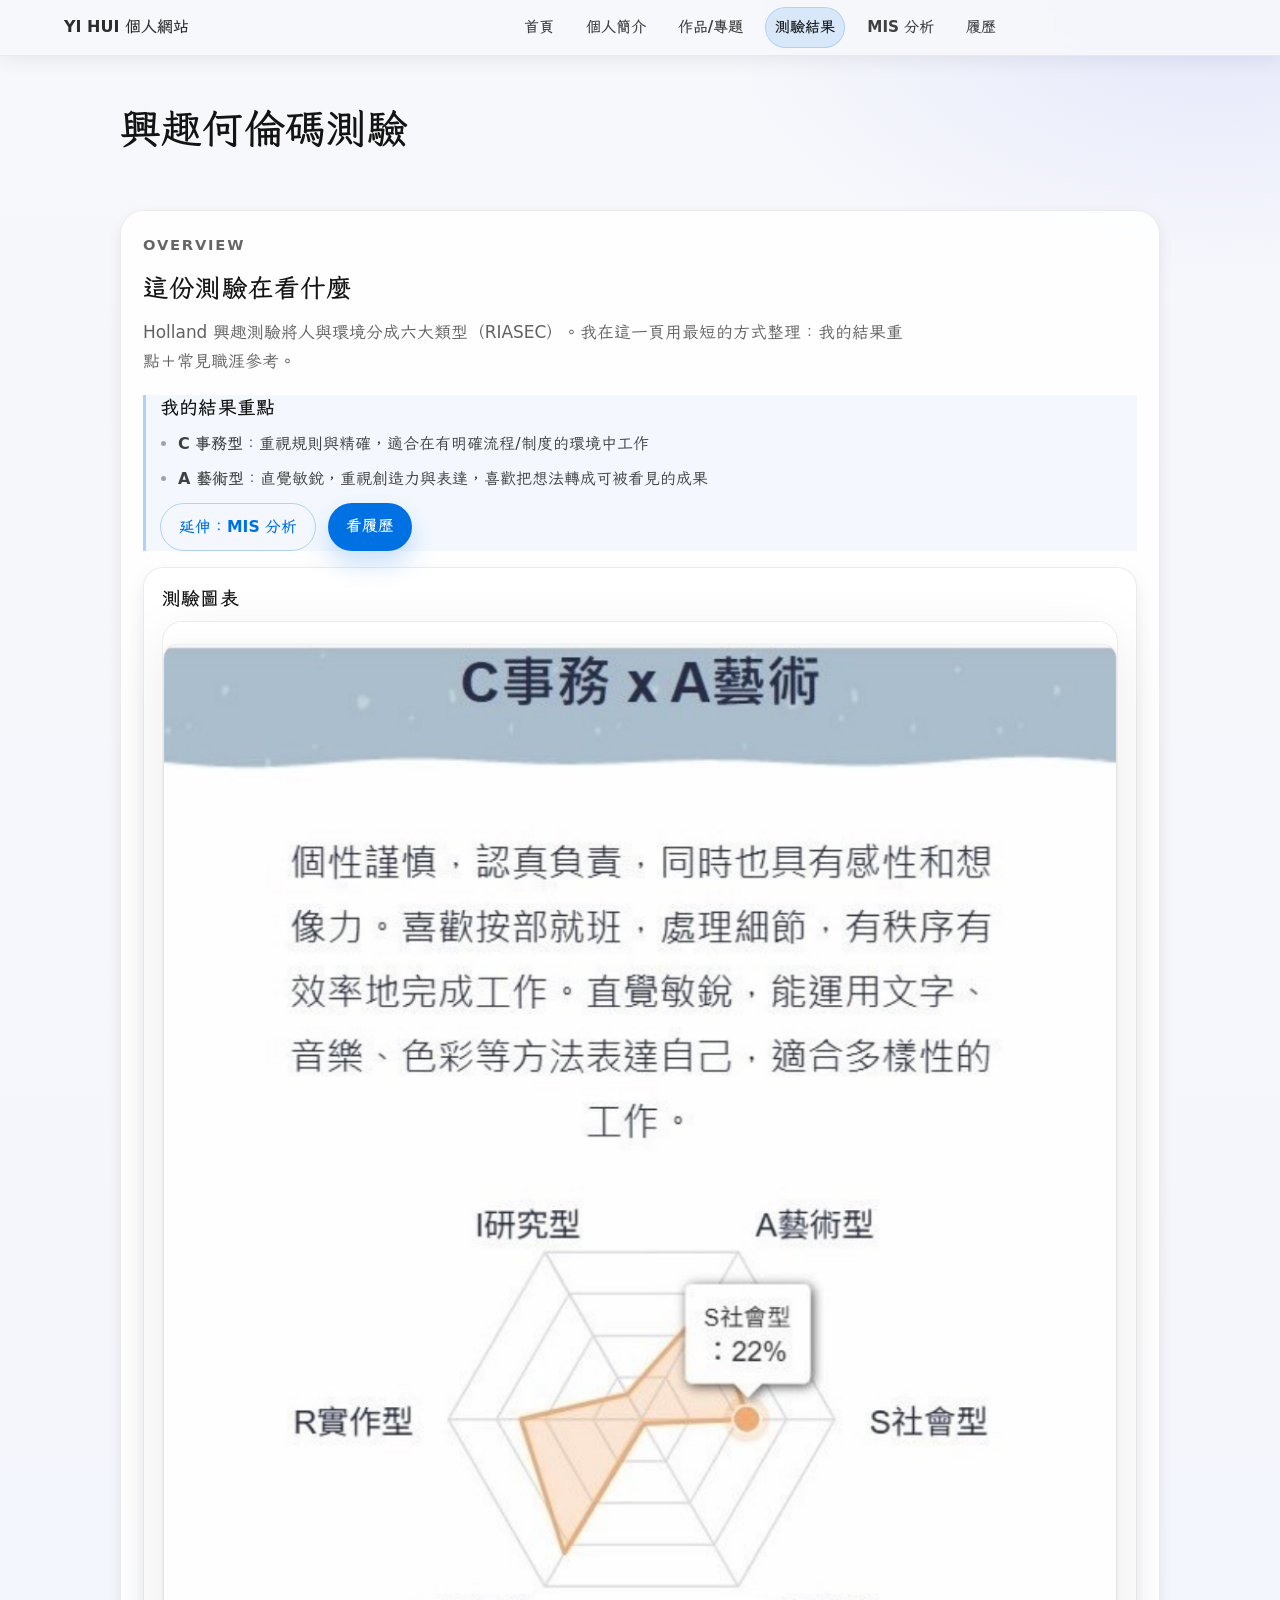
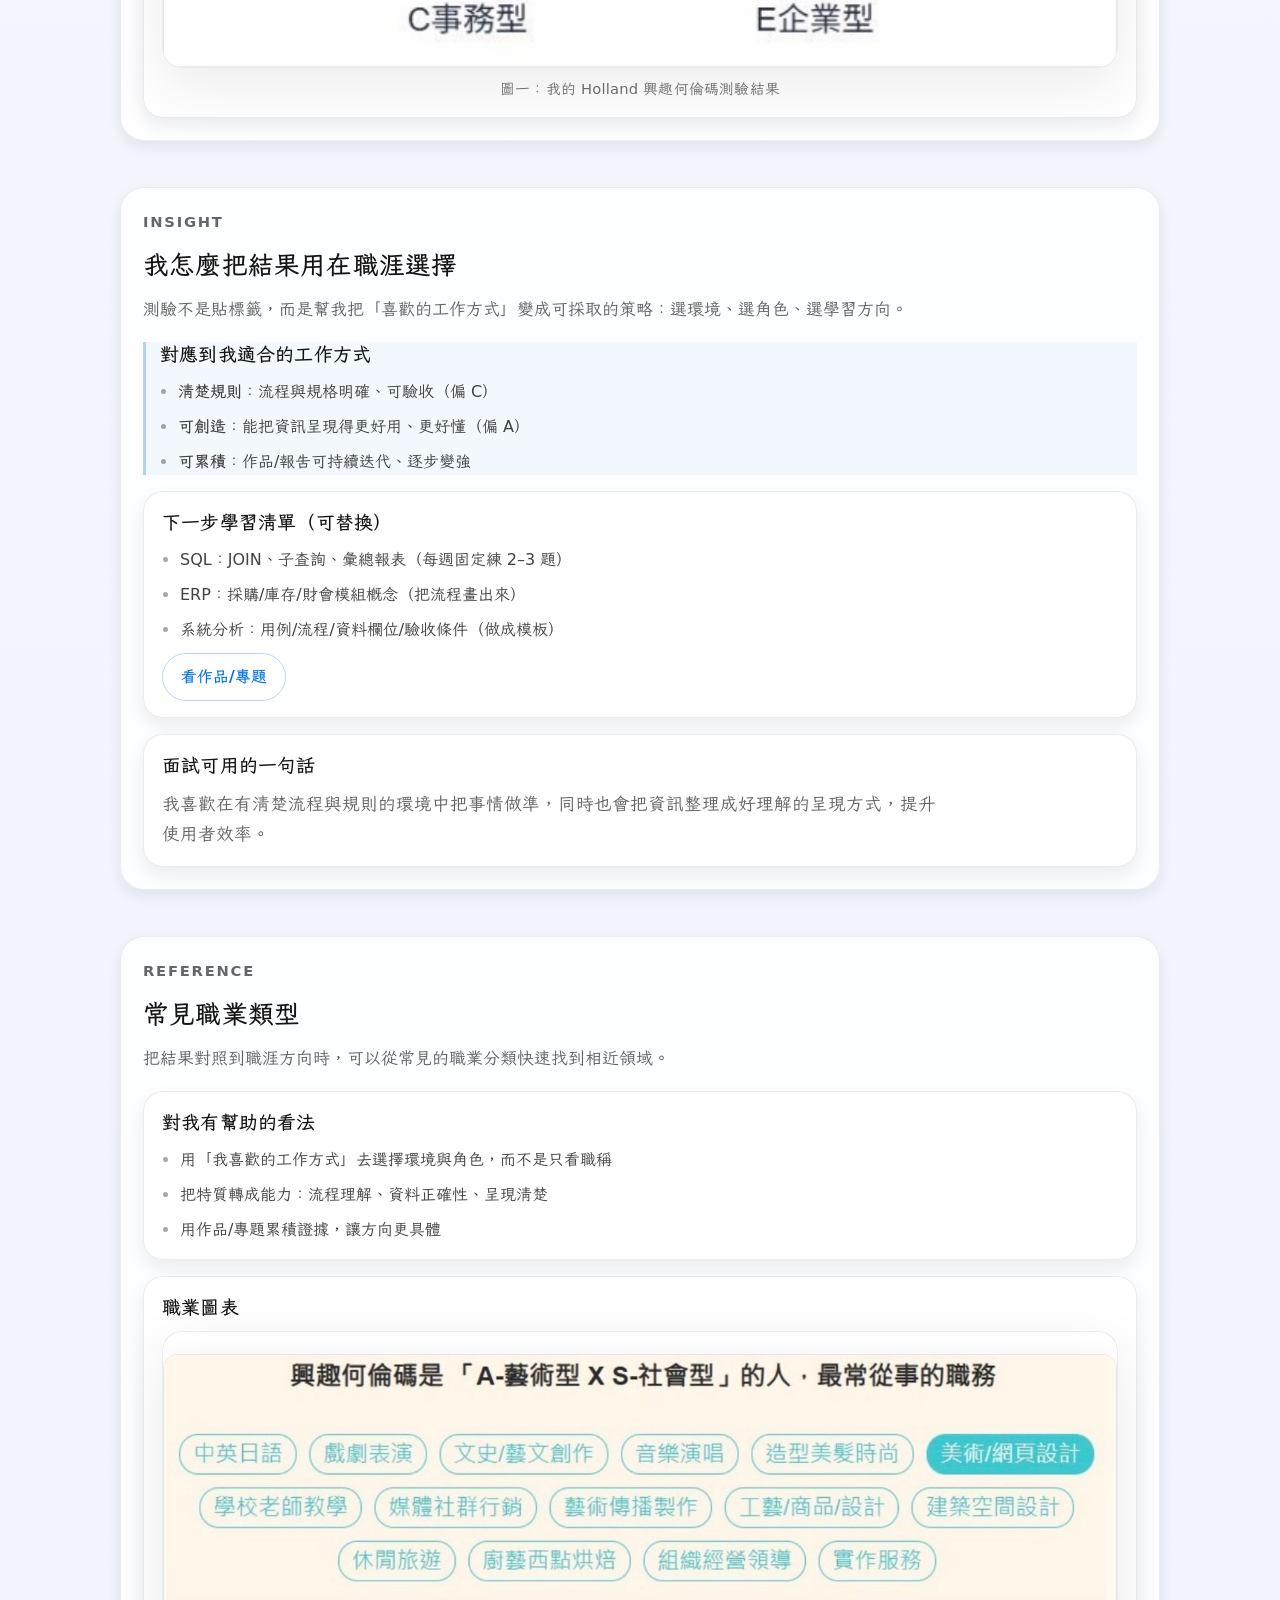
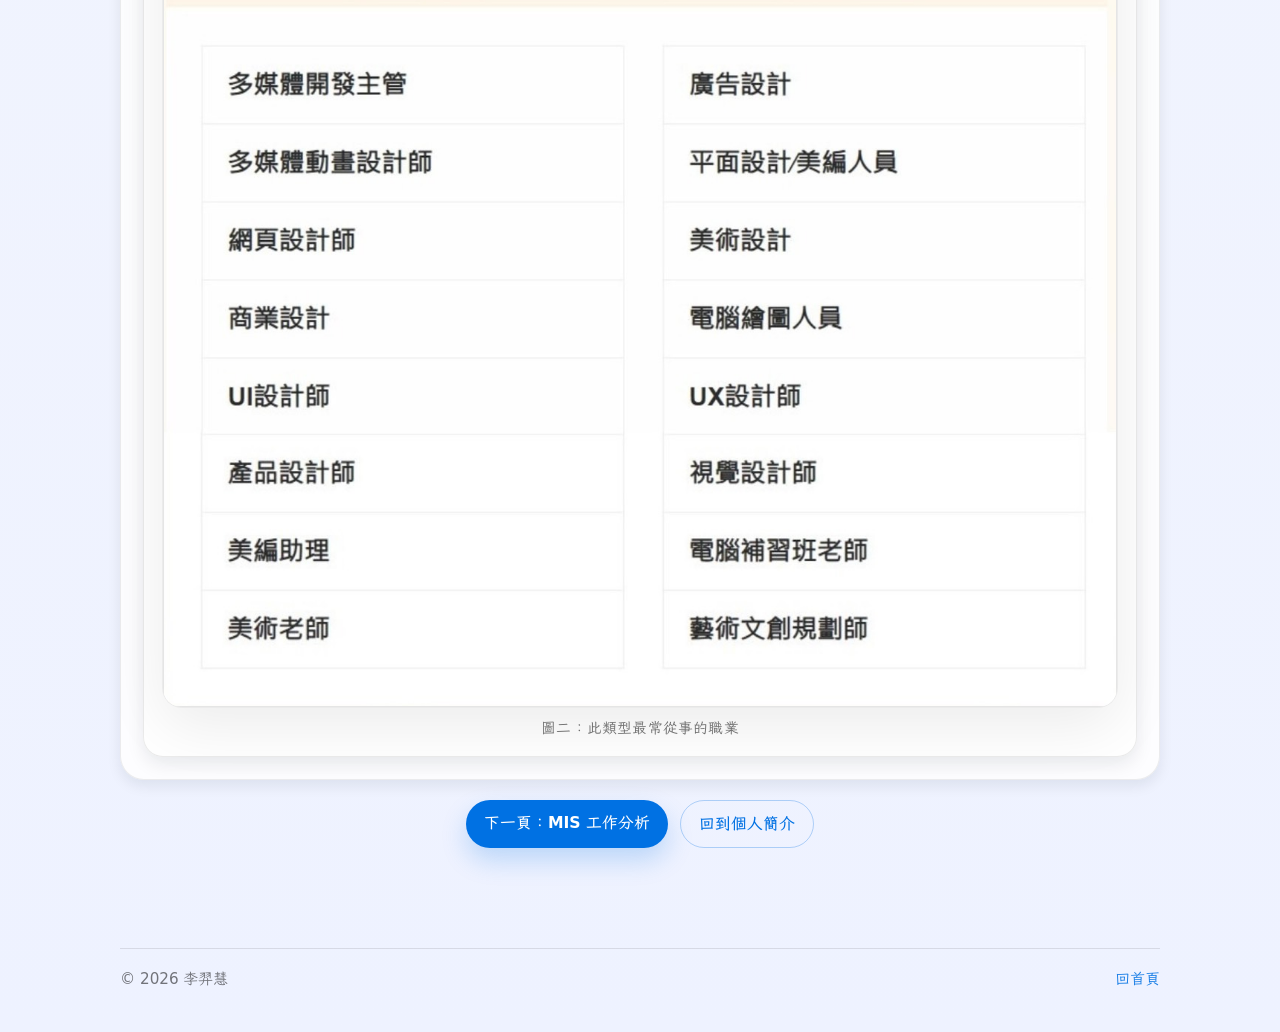
<file: test.html>
<!DOCTYPE html>
<html lang="zh-Hant">
  <head>
    <meta charset="UTF-8" />
    <meta name="viewport" content="width=device-width, initial-scale=1.0" />
    <title>李羿慧｜我的測驗結果</title>
    <link rel="preconnect" href="https://fonts.googleapis.com" />
    <link rel="preconnect" href="https://fonts.gstatic.com" crossorigin />
    <link
      href="https://fonts.googleapis.com/css2?family=LXGW+WenKai+Mono+TC&display=swap"
      rel="stylesheet"
    />
    <link rel="stylesheet" href="./styles.css" />
    <script defer src="./site.js"></script>
  </head>
  <body>
    <header class="site-header">
      <div class="header-left">
        <div class="logo">YI HUI 個人網站</div>
        <div class="page-indicator">我的測驗結果</div>
      </div>

      <nav class="top-nav" aria-label="主要導覽">
        <a href="./index.html">首頁</a>
        <a href="./about.html">個人簡介</a>
        <a href="./projects.html">作品/專題</a>
        <a href="./test.html" aria-current="page">測驗結果</a>
        <a href="./mis.html">MIS 分析</a>
        <a href="./resume.html">履歷</a>
      </nav>

      <div class="header-right">
        <button class="menu-btn" data-action="toggle-menu" aria-label="開啟選單">
          MENU ☰
        </button>
      </div>
    </header>

    <nav class="overlay" id="navOverlay" aria-label="網站導覽">
      <button class="close-btn" data-action="close-menu" aria-label="關閉選單">
        ×
      </button>
      <ul class="nav-list">
        <li><a href="./index.html">首頁</a></li>
        <li><a href="./about.html">個人簡介</a></li>
        <li><a href="./projects.html">作品/專題</a></li>
        <li><a href="./test.html" aria-current="page">我的測驗結果</a></li>
        <li><a href="./mis.html">MIS 工作分析</a></li>
        <li><a href="./resume.html">求職履歷</a></li>
      </ul>
    </nav>

    <main>
      <div class="container">
        <h1 class="page-title">興趣何倫碼測驗</h1>

        <section class="section">
          <div class="section-header">
            <p class="kicker">Overview</p>
            <h2 class="section-title">這份測驗在看什麼</h2>
            <p class="section-desc">
              Holland 興趣測驗將人與環境分成六大類型（RIASEC）。我在這一頁用最短的方式整理：我的結果重點＋常見職涯參考。
            </p>
          </div>

          <div class="stack">
            <section class="callout">
              <h3 class="evidence-title">我的結果重點</h3>
              <ul class="bullets">
                <li><strong>C 事務型</strong>：重視規則與精確，適合在有明確流程/制度的環境中工作</li>
                <li><strong>A 藝術型</strong>：直覺敏銳，重視創造力與表達，喜歡把想法轉成可被看見的成果</li>
              </ul>
              <div class="btn-row" style="justify-content: flex-start; margin-top: 10px">
                <a class="btn secondary" href="./mis.html">延伸：MIS 分析</a>
                <a class="btn" href="./resume.html">看履歷</a>
              </div>
            </section>

            <section class="evidence">
              <h3 class="evidence-title">測驗圖表</h3>
              <figure>
                <img src="./assets/興趣何倫碼.jpg" alt="興趣何倫碼測驗結果" class="test-img" />
              </figure>
              <p class="caption">圖一：我的 Holland 興趣何倫碼測驗結果</p>
            </section>
          </div>
        </section>

        <section class="section">
          <div class="section-header">
            <p class="kicker">Insight</p>
            <h2 class="section-title">我怎麼把結果用在職涯選擇</h2>
            <p class="section-desc">
              測驗不是貼標籤，而是幫我把「喜歡的工作方式」變成可採取的策略：選環境、選角色、選學習方向。
            </p>
          </div>
          <div class="stack">
            <section class="callout">
              <h3 class="evidence-title">對應到我適合的工作方式</h3>
              <ul class="bullets">
                <li><strong>清楚規則</strong>：流程與規格明確、可驗收（偏 C）</li>
                <li><strong>可創造</strong>：能把資訊呈現得更好用、更好懂（偏 A）</li>
                <li><strong>可累積</strong>：作品/報告可持續迭代、逐步變強</li>
              </ul>
            </section>

            <section class="evidence">
              <h3 class="evidence-title">下一步學習清單（可替換）</h3>
              <ul class="bullets">
                <li>SQL：JOIN、子查詢、彙總報表（每週固定練 2–3 題）</li>
                <li>ERP：採購/庫存/財會模組概念（把流程畫出來）</li>
                <li>系統分析：用例/流程/資料欄位/驗收條件（做成模板）</li>
              </ul>
              <div class="btn-row" style="justify-content: flex-start; margin-top: 10px">
                <a class="btn secondary" href="./projects.html">看作品/專題</a>
              </div>
            </section>

            <section class="evidence">
              <h3 class="evidence-title">面試可用的一句話</h3>
              <p class="lead">
                我喜歡在有清楚流程與規則的環境中把事情做準，同時也會把資訊整理成好理解的呈現方式，提升使用者效率。
              </p>
            </section>
          </div>
        </section>

        <section class="section">
          <div class="section-header">
            <p class="kicker">Reference</p>
            <h2 class="section-title">常見職業類型</h2>
            <p class="section-desc">把結果對照到職涯方向時，可以從常見的職業分類快速找到相近領域。</p>
          </div>

          <div class="stack">
            <section class="evidence">
              <h3 class="evidence-title">對我有幫助的看法</h3>
              <ul class="bullets">
                <li>用「我喜歡的工作方式」去選擇環境與角色，而不是只看職稱</li>
                <li>把特質轉成能力：流程理解、資料正確性、呈現清楚</li>
                <li>用作品/專題累積證據，讓方向更具體</li>
              </ul>
            </section>

            <section class="evidence">
              <h3 class="evidence-title">職業圖表</h3>
              <figure>
                <img src="./assets/職業類型.jpg" alt="常見職業類型" class="test-img" />
              </figure>
              <p class="caption">圖二：此類型最常從事的職業</p>
            </section>
          </div>
        </section>

        <div class="btn-row">
          <a class="btn" href="./mis.html">下一頁：MIS 工作分析</a>
          <a class="btn secondary" href="./about.html">回到個人簡介</a>
        </div>
      </div>
    </main>

    <footer class="site-footer">
      <div class="footer-inner">
        <div class="small">© <span id="y"></span> 李羿慧</div>
        <div class="small"><a href="./index.html">回首頁</a></div>
      </div>
      <script>
        document.getElementById("y").textContent = String(new Date().getFullYear());
      </script>
    </footer>
  </body>
</html>
</file>
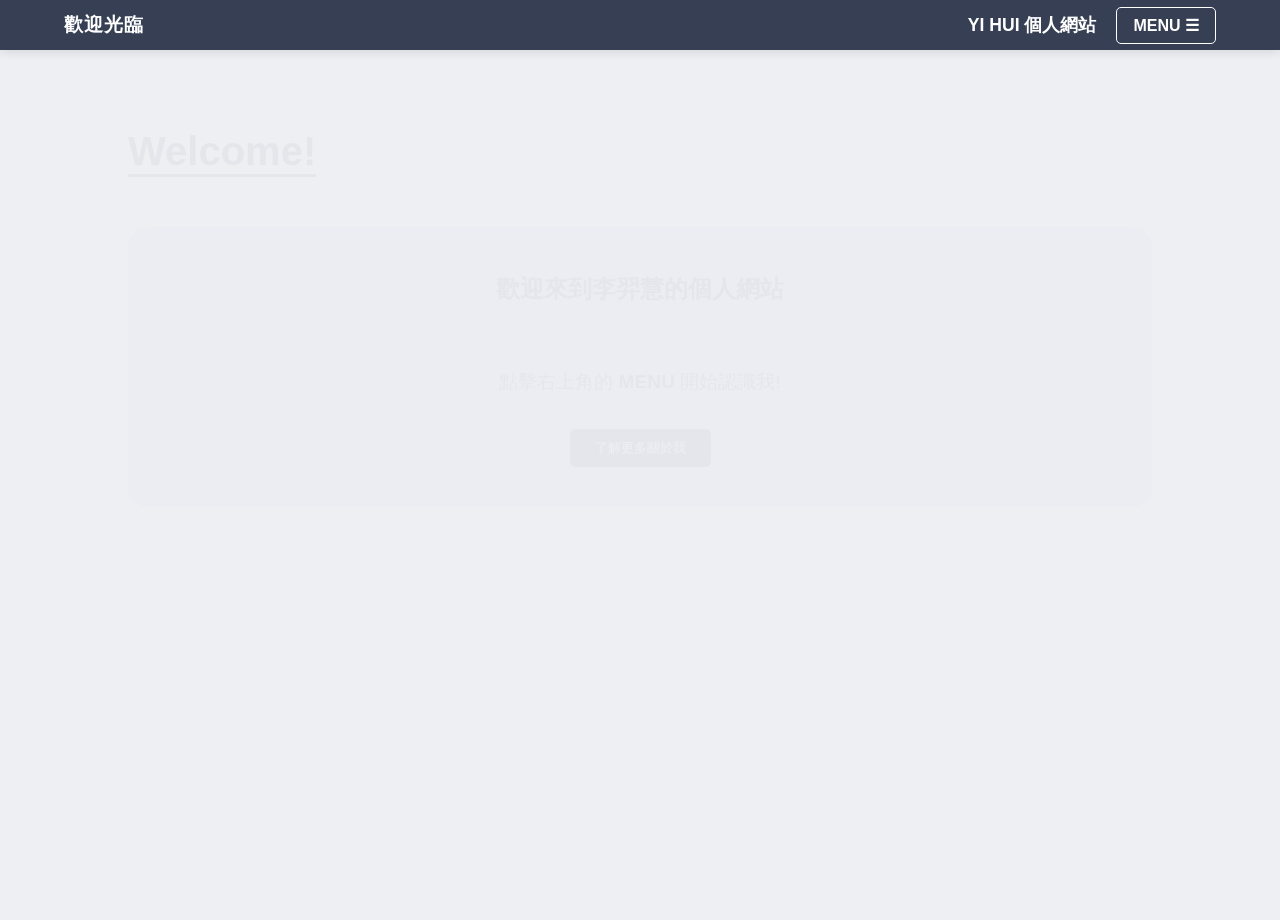
<file: 個人網頁.html>
<!DOCTYPE html>
<html lang="zh-Hant">
<head>
    <meta charset="UTF-8" />
    <meta name="viewport" content="width=device-width, initial-scale=1.0" />
    <title>李羿慧｜個人網站</title>
    <meta http-equiv="refresh" content="0; url=./index.html" />
    <link rel="preconnect" href="https://fonts.googleapis.com" />
    <link rel="preconnect" href="https://fonts.gstatic.com" crossorigin />
    <link
        href="https://fonts.googleapis.com/css2?family=LXGW+WenKai+Mono+TC&display=swap"
        rel="stylesheet"
    />
    <style>
        * { box-sizing: border-box; font-family: "LXGW WenKai Mono TC", system-ui, sans-serif; }
        body { margin: 0; padding: 40px 5%; background: #edeff3; color: #2f374a; }
        .card { max-width: 860px; margin: 0 auto; padding: 24px; border-radius: 16px; background: #cfd4e0; box-shadow: 0 10px 30px rgba(0,0,0,0.06); }
        a { color: #363f54; font-weight: 900; }
    </style>
</head>
<body>
    <div class="card">
        <h1 class="page-title">已更新為多頁網站</h1>
        <p>
            你的網站已改成多頁版本，若沒有自動跳轉，請點這裡進入：
            <a href="./index.html">index.html</a>
        </p>
    </div>
</body>
</html>
</file>
<file: styles.css>
:root {
  /* 大升級：更像作品集/履歷網站的「乾淨資訊版」 */
  --page-bg: #f7f8fb;
  --page-bg-2: #eef2ff;
  --surface: rgba(255, 255, 255, 0.92);
  --surface-strong: rgba(255, 255, 255, 0.98);
  --menu-bg: rgba(255, 255, 255, 0.96);
  --bar-bg: rgba(247, 248, 251, 0.9);
  --text-dark: rgba(0, 0, 0, 0.92);
  --text-muted: rgba(0, 0, 0, 0.62);
  --accent: #0071e3;
  --accent-hover: #0077ed;
  --white: #ffffff;
  --border: rgba(0, 0, 0, 0.08);
  --shadow: 0 14px 34px rgba(15, 23, 42, 0.12);
  --shadow-soft: 0 8px 18px rgba(15, 23, 42, 0.08);
  --shadow-tiny: 0 6px 14px rgba(15, 23, 42, 0.08);
  --transition: 220ms cubic-bezier(0.2, 0, 0, 1);
  --container: 1040px;
  --content: 72ch;
  --radius-lg: 20px;
  --radius-md: 14px;
  --space-1: 6px;
  --space-2: 10px;
  --space-3: 14px;
  --space-4: 18px;
  --space-5: 26px;
  --space-6: 34px;
  --space-7: 46px;
}

* {
  margin: 0;
  padding: 0;
  box-sizing: border-box;
  font-family: system-ui, -apple-system, BlinkMacSystemFont, "SF Pro Text",
    "SF Pro Display", "PingFang TC", "Noto Sans TC", "Microsoft JhengHei",
    "LXGW WenKai Mono TC", sans-serif;
}

body {
  background:
    radial-gradient(1200px 700px at 15% -10%, rgba(0, 113, 227, 0.10), transparent 60%),
    radial-gradient(900px 520px at 95% 0%, rgba(129, 140, 248, 0.16), transparent 55%),
    linear-gradient(180deg, var(--page-bg) 0%, var(--page-bg-2) 100%);
  color: var(--text-dark);
  overflow-x: hidden;
  -webkit-font-smoothing: antialiased;
  text-rendering: optimizeLegibility;
  font-size: 16px;
  line-height: 1.65;
}

/* 手機選單開啟時：鎖背景滾動 */
body.is-locked {
  overflow: hidden;
}

a {
  color: var(--accent);
  text-decoration: none;
}

/* Apple-like：正文連結 hover 才出現底線 */
a:not(.btn):hover {
  text-decoration: underline;
  text-underline-offset: 4px;
  text-decoration-thickness: 1px;
}

a:focus-visible,
button:focus-visible {
  outline: 3px solid rgba(0, 113, 227, 0.28);
  outline-offset: 3px;
  border-radius: 12px;
}

/* 點圖片放大（更好瀏覽） */
main img {
  cursor: zoom-in;
}

.img-modal {
  position: fixed;
  inset: 0;
  z-index: 4000;
  display: none;
  place-items: center;
  padding: 18px;
  background: rgba(15, 23, 42, 0.62);
  backdrop-filter: blur(10px);
  -webkit-backdrop-filter: blur(10px);
}

.img-modal.active {
  display: grid;
}

.img-modal__inner {
  width: min(1100px, 96vw);
  max-height: 90vh;
  border-radius: var(--radius-lg);
  overflow: hidden;
  background: rgba(255, 255, 255, 0.92);
  border: 1px solid rgba(255, 255, 255, 0.22);
  box-shadow: var(--shadow);
}

.img-modal__img {
  width: 100%;
  height: auto;
  max-height: 90vh;
  object-fit: contain;
  display: block;
  cursor: zoom-out;
}

.img-modal__caption {
  padding: 10px 12px 12px;
  color: rgba(0, 0, 0, 0.65);
  font-size: 0.95rem;
}

main {
  padding: 96px 5% 72px;
}

.container {
  max-width: var(--container);
  margin: 0 auto;
}

/* 有質感：把內容「置中」但留出閱讀欄寬 */
.container > :where(h1, .page-title) {
  max-width: var(--content);
}

/* 內容卡片網格（證據/作品用） */
.cards {
  display: grid;
  grid-template-columns: 1fr;
  gap: 18px;
  margin-top: var(--space-3);
}

@media (min-width: 960px) {
  .cards {
    grid-template-columns: repeat(2, minmax(0, 1fr));
    gap: 18px;
  }
}

@media (min-width: 1240px) {
  .cards {
    grid-template-columns: repeat(3, minmax(0, 1fr));
  }
}

.meta {
  color: rgba(0, 0, 0, 0.56);
  font-size: 0.92rem;
  letter-spacing: 0.2px;
  margin-bottom: 10px;
}

/* Hero（Apple-like） */
.hero {
  display: grid;
  grid-template-columns: 1.25fr 0.75fr;
  gap: var(--space-5);
  align-items: center;
  padding: 10px 0 18px;
}

.hero-copy {
  max-width: 64ch;
}

.hero-eyebrow {
  color: rgba(0, 0, 0, 0.6);
  font-weight: 600;
  letter-spacing: 0.3px;
  font-size: 0.95rem;
  margin-bottom: var(--space-2);
}

.hero-title {
  border-bottom: 0;
  padding-bottom: 0;
  margin-bottom: var(--space-2);
  letter-spacing: 0.12px;
  line-height: 1.08;
}

.hero-subtitle {
  color: rgba(0, 0, 0, 0.62);
  font-size: 1.12rem;
  line-height: 1.7;
  max-width: 42ch;
}

.hero-cta {
  justify-content: flex-start;
  margin-top: var(--space-4);
}

.hero-note {
  margin-top: var(--space-3);
  color: rgba(0, 0, 0, 0.55);
  font-size: 0.95rem;
}

.hero-media {
  display: grid;
  justify-items: end;
}

.hero-photo {
  width: min(340px, 100%);
  aspect-ratio: 1 / 1;
  border-radius: clamp(18px, 3vw, 26px);
  overflow: hidden;
  background: rgba(255, 255, 255, 0.9);
  border: 1px solid rgba(0, 0, 0, 0.08);
  box-shadow: var(--shadow);
}

.hero-photo img {
  width: 100%;
  height: 100%;
  object-fit: cover;
  transform: scale(1.03);
  transition: transform 900ms cubic-bezier(0.22, 1, 0.36, 1);
  display: block;
}

.hero-photo.reveal.is-visible img,
.reveal.is-visible .hero-photo img {
  transform: scale(1);
}

@media (hover: hover) and (pointer: fine) {
  .hero-photo:hover img {
    transform: scale(1.06);
  }
}

@media (max-width: 860px) {
  .hero {
    grid-template-columns: 1fr;
    gap: 18px;
    padding-top: 0;
  }

  .hero-copy {
    max-width: var(--content);
  }

  .hero-media {
    justify-items: start;
  }

  .hero-subtitle {
    max-width: 54ch;
  }
}

@media (max-width: 640px) {
  .hero-photo {
    width: min(420px, 100%);
    border-radius: 22px;
  }
}

/* 小螢幕更舒適的留白 */
@media (max-width: 640px) {
  main {
    padding: 86px 4.5% 52px;
  }
}

/* Header / 導覽列 */
header.site-header {
  width: 100%;
  height: 56px;
  background: var(--bar-bg);
  backdrop-filter: blur(10px);
  -webkit-backdrop-filter: blur(10px);
  display: flex;
  justify-content: space-between;
  align-items: center;
  padding: 0 5%;
  position: fixed;
  top: 0;
  left: 0;
  z-index: 1000;
  border-bottom: 1px solid rgba(0, 0, 0, 0.06);
  box-shadow: 0 6px 18px rgba(15, 23, 42, 0.06);
}

header.site-header.is-scrolled {
  background: rgba(247, 248, 251, 0.96);
  border-bottom-color: rgba(0, 0, 0, 0.08);
  box-shadow: 0 10px 28px rgba(15, 23, 42, 0.08);
}

.header-left {
  display: flex;
  align-items: center;
  gap: 12px;
  min-width: 240px;
}

.page-indicator {
  color: rgba(0, 0, 0, 0.88);
  font-size: 1.02rem;
  font-weight: 700;
  letter-spacing: 0.2px;
  flex-shrink: 0;
}

@media (max-width: 360px) {
  header.site-header {
    padding: 0 4.5%;
  }

  .page-indicator {
    font-size: 1.02rem;
    letter-spacing: 0.4px;
  }

  .menu-btn {
    padding: 8px 12px;
  }
}

.header-right {
  display: flex;
  align-items: center;
  gap: 16px;
}

.logo {
  font-weight: 700;
  font-size: 1rem;
  color: rgba(0, 0, 0, 0.86);
  white-space: nowrap;
  opacity: 0.95;
}

/* Apple-like：桌機水平導覽 */
.top-nav {
  display: none;
  align-items: center;
  justify-content: center;
  gap: 12px;
  flex: 1;
}

.top-nav a {
  color: rgba(0, 0, 0, 0.74);
  font-size: 0.95rem;
  font-weight: 600;
  padding: 8px 10px;
  border-radius: 999px;
  text-decoration: none;
  transition: background 200ms ease, color 200ms ease;
  position: relative;
}

.top-nav a:hover {
  background: rgba(0, 0, 0, 0.05);
  color: rgba(0, 0, 0, 0.88);
  text-decoration: none;
}

.top-nav a[aria-current="page"] {
  background: rgba(0, 113, 227, 0.12);
  color: rgba(0, 0, 0, 0.9);
  box-shadow: inset 0 0 0 1px rgba(0, 113, 227, 0.18);
}

.menu-btn {
  background: rgba(0, 0, 0, 0.04);
  color: rgba(0, 0, 0, 0.86);
  padding: 8px 14px;
  border-radius: 999px;
  cursor: pointer;
  font-size: 0.92rem;
  font-weight: 700;
  display: inline-flex;
  align-items: center;
  gap: 8px;
  border: 1px solid rgba(0, 0, 0, 0.1);
  transition: background var(--transition), transform var(--transition), border-color var(--transition);
}

.menu-btn[aria-expanded="true"] {
  background: rgba(0, 113, 227, 0.12);
  border-color: rgba(0, 113, 227, 0.22);
}

.menu-btn:hover {
  background: rgba(0, 0, 0, 0.06);
  transform: translateY(-1px);
}

@media (min-width: 861px) {
  .top-nav {
    display: inline-flex;
  }

  /* 桌機不需要 MENU 彈窗 */
  .menu-btn {
    display: none;
  }

  .overlay {
    display: none;
  }

  .page-indicator {
    display: none;
  }
}

/* 選單彈窗 */
.overlay {
  position: fixed;
  top: 76px;
  right: 5%;
  width: min(320px, calc(100% - 10%));
  background: var(--menu-bg);
  backdrop-filter: blur(18px);
  -webkit-backdrop-filter: blur(18px);
  z-index: 2000;
  display: flex;
  flex-direction: column;
  padding: 18px;
  border-radius: var(--radius-md);
  border: 1px solid rgba(0, 0, 0, 0.1);
  box-shadow: var(--shadow);
  opacity: 0;
  visibility: hidden;
  transform: translateY(-10px);
  transition: opacity var(--transition), transform var(--transition), visibility var(--transition);
}

.overlay.active {
  opacity: 1;
  visibility: visible;
  transform: translateY(0);
}

/* 手機上選單改成更寬、好點擊 */
@media (max-width: 640px) {
  .overlay {
    right: 4.5%;
    width: calc(100% - 9%);
    top: 68px;
  }

  .nav-list a {
    padding: 14px 14px;
    font-size: 1.03rem;
  }
}

.close-btn {
  align-self: flex-end;
  font-size: 1.6rem;
  color: rgba(0, 0, 0, 0.78);
  cursor: pointer;
  line-height: 1;
  margin-bottom: 8px;
  background: transparent;
  border: 0;
}

.nav-list {
  list-style: none;
  width: 100%;
  display: grid;
  gap: 10px;
}

.nav-list a {
  display: block;
  padding: 11px 12px;
  color: rgba(0, 0, 0, 0.86);
  text-decoration: none;
  font-size: 1rem;
  background: rgba(0, 0, 0, 0.04);
  border-radius: 12px;
  transition: background var(--transition), transform var(--transition), box-shadow var(--transition);
}

.nav-list a:hover {
  background: rgba(0, 0, 0, 0.06);
  transform: translateX(3px);
  text-decoration: none;
}

.nav-list a[aria-current="page"] {
  background: rgba(0, 113, 227, 0.1);
  box-shadow: inset 0 0 0 1px rgba(0, 113, 227, 0.18);
  color: rgba(0, 0, 0, 0.92);
}

/* 內容 */
h1 {
  font-size: clamp(2.05rem, 3.2vw, 3rem);
  margin-bottom: var(--space-4);
  display: block;
  max-width: 22ch;
  letter-spacing: 0.2px;
  font-weight: 700;
}

h2 {
  font-size: 1.35rem;
  margin-bottom: var(--space-2);
  letter-spacing: 0.2px;
  font-weight: 650;
}

/* 資訊層級（讓主次更清楚） */
.page-title {
  font-size: clamp(2.05rem, 3.2vw, 3rem);
  margin-bottom: var(--space-4);
  letter-spacing: 0.2px;
  font-weight: 750;
  max-width: 22ch;
}

/* 章節標題：只用在 section-header 裡 */
.section-title {
  margin: 0 0 8px 0;
  font-size: clamp(1.4rem, 2vw, 1.75rem);
  font-weight: 720;
  letter-spacing: 0.2px;
}

/* 內容區塊標題：卡片/面板內 */
.card-title,
.panel-title {
  margin: 0 0 var(--space-2) 0;
  font-size: 1.16rem;
  font-weight: 740;
  letter-spacing: 0.2px;
}

.card-title {
  line-height: 1.35;
}

.panel-title {
  line-height: 1.35;
}

.lead {
  font-size: 1.1rem;
  color: var(--text-muted);
  line-height: 1.75;
  max-width: 70ch;
}

@media (max-width: 640px) {
  h1 {
    margin-bottom: 14px;
  }

  h2 {
    font-size: 1.22rem;
  }

  .lead {
    font-size: 1.02rem;
  }
}

.card {
  padding: 18px 18px 16px;
  border-radius: var(--radius-lg);
  background: var(--surface);
  border: 1px solid rgba(0, 0, 0, 0.08);
  box-shadow: var(--shadow-soft);
  line-height: 1.75;
  position: relative;
  overflow: hidden;
}

/* 小細節：上方一條很淡的高光，讓卡片更「精緻」 */
.card::before {
  content: "";
  position: absolute;
  inset: 0 0 auto 0;
  height: 1px;
  background: linear-gradient(90deg, transparent, rgba(255, 255, 255, 0.85), transparent);
  opacity: 0.7;
  pointer-events: none;
}

/* Apple-like：卡片 hover 微微提升（克制） */
@media (hover: hover) and (pointer: fine) {
  .card {
    transition:
      transform var(--transition),
      box-shadow var(--transition),
      border-color var(--transition),
      background var(--transition);
  }

  .card:hover {
    transform: translateY(-3px);
    box-shadow: var(--shadow);
    border-color: rgba(0, 0, 0, 0.1);
    background: var(--surface-strong);
  }
}

/* Apple-like：滑動進場（淡入 + 上移 + 微模糊） */
.reveal {
  opacity: 0;
  transform: translateY(18px);
  transition:
    opacity 520ms cubic-bezier(0.22, 1, 0.36, 1),
    transform 520ms cubic-bezier(0.22, 1, 0.36, 1);
  will-change: opacity, transform;
}

.reveal.is-visible {
  opacity: 1;
  transform: translateY(0);
}

/* Apple-like：圖片更有質感 */
figure {
  overflow: hidden;
  border-radius: var(--radius-lg);
  background: rgba(255, 255, 255, 0.6);
  border: 1px solid rgba(0, 0, 0, 0.08);
  box-shadow: 0 18px 60px rgba(0, 0, 0, 0.08);
}

.test-img {
  border-radius: 0;
  border: 0;
  box-shadow: none;
  transform: scale(1.02);
  transition: transform 900ms cubic-bezier(0.22, 1, 0.36, 1);
}

figure.reveal.is-visible .test-img,
.reveal.is-visible .test-img {
  transform: scale(1);
}

@media (hover: hover) and (pointer: fine) {
  figure:hover .test-img {
    transform: scale(1.03);
  }
}

.card.color-1 {
  background: var(--surface);
}
.card.color-2 {
  background: var(--surface);
}
.card.color-3 {
  background: var(--surface-strong);
}

.section-subtitle {
  text-align: center;
  margin-top: 50px;
  margin-bottom: 14px;
  font-size: 1.1rem;
  font-weight: 700;
  letter-spacing: 0.3px;
  color: rgba(0, 0, 0, 0.72);
}

.subtitle-line {
  width: min(360px, 90%);
  border: 0;
  border-top: 2px solid rgba(0, 0, 0, 0.12);
  margin: 0 auto 26px;
  border-radius: 2px;
}

.grid-2 {
  display: grid;
  grid-template-columns: 1.2fr 0.8fr;
  gap: 20px;
  align-items: start;
}

/* Apple-like：頁面區塊系統 */
.section {
  margin-top: var(--space-7);
  padding: 22px;
  border-radius: clamp(18px, 2.4vw, 24px);
  background: rgba(255, 255, 255, 0.84);
  border: 1px solid rgba(0, 0, 0, 0.07);
  box-shadow: var(--shadow-tiny);
  backdrop-filter: blur(10px);
  -webkit-backdrop-filter: blur(10px);
}

@media (max-width: 640px) {
  .section {
    padding: 18px;
    border-radius: 18px;
  }
}

.section-header {
  margin-bottom: var(--space-4);
}

.kicker {
  color: rgba(0, 0, 0, 0.6);
  font-weight: 600;
  letter-spacing: 0.3px;
  font-size: 0.92rem;
  margin-bottom: var(--space-2);
  text-transform: uppercase;
  letter-spacing: 0.12em;
}

.section-title {
  /* 由上方「資訊層級」統一定義 */
}

.section-desc {
  margin: 0;
  color: rgba(0, 0, 0, 0.62);
  line-height: 1.75;
  font-size: 1.06rem;
  max-width: var(--content);
}

.split {
  display: grid;
  grid-template-columns: repeat(auto-fit, minmax(260px, 1fr));
  gap: 22px;
  align-items: start;
}

.panel {
  padding: 18px 18px 16px;
  border-radius: var(--radius-lg);
  background: var(--surface);
  border: 1px solid rgba(0, 0, 0, 0.08);
  box-shadow: var(--shadow-soft);
}

@media (hover: hover) and (pointer: fine) {
  .panel {
    transition: transform var(--transition), box-shadow var(--transition), background var(--transition);
  }

  .panel:hover {
    transform: translateY(-2px);
    box-shadow: var(--shadow);
    background: var(--surface-strong);
  }
}

.list {
  list-style: none;
  display: grid;
  gap: 10px;
  padding: 0;
  margin: 0;
}

.list li {
  display: grid;
  grid-template-columns: 16px 1fr;
  gap: 10px;
  align-items: start;
  color: rgba(0, 0, 0, 0.72);
}

.list li::before {
  content: "•";
  color: rgba(0, 0, 0, 0.38);
  line-height: 1.2;
  margin-top: 3px;
}

.callout {
  background: rgba(0, 113, 227, 0.04);
  border: 0;
  border-left: 3px solid rgba(0, 113, 227, 0.28);
  padding-left: 14px;
  box-shadow: none;
}

.callout .btn-row {
  margin-top: 0;
}

/* 個人簡介：文字左、照片右（避免照片旁空） */
.intro-split {
  display: grid;
  grid-template-columns: 1.1fr 0.9fr;
  gap: 18px;
  align-items: start;
}

.photo-card {
  margin: 0;
  border-radius: var(--radius-lg);
  overflow: hidden;
  background: rgba(255, 255, 255, 0.9);
  border: 1px solid rgba(0, 0, 0, 0.08);
  box-shadow: var(--shadow);
}

.about-photo {
  width: 100%;
  height: 100%;
  aspect-ratio: 4 / 5;
  object-fit: cover;
  display: block;
  transform: scale(1.03);
  transition: transform 900ms cubic-bezier(0.22, 1, 0.36, 1);
}

.photo-card.reveal.is-visible .about-photo,
.reveal.is-visible .about-photo {
  transform: scale(1);
}

@media (hover: hover) and (pointer: fine) {
  .photo-card:hover .about-photo {
    transform: scale(1.06);
  }
}

@media (max-width: 860px) {
  .split {
    grid-template-columns: 1fr;
  }

  .intro-split {
    grid-template-columns: 1fr;
  }
}

@media (max-width: 640px) {
  .about-photo {
    aspect-ratio: 1 / 1;
  }
}

/* 個人簡介 */
.profile-card {
  display: grid;
  grid-template-columns: 1fr auto;
  gap: 24px;
  align-items: center;
}

.profile-photo {
  width: 150px;
  height: 150px;
  border-radius: 999px;
  object-fit: cover;
  border: 3px solid rgba(255, 255, 255, 0.9);
  box-shadow: 0 20px 60px rgba(0, 0, 0, 0.12);
}

.meta-list {
  list-style: none;
  display: grid;
  gap: 6px;
}

.meta-list strong {
  font-weight: 900;
}

.pill-row {
  display: flex;
  flex-wrap: wrap;
  gap: 10px;
  margin-top: 12px;
}

.pill {
  display: inline-flex;
  align-items: center;
  padding: 7px 10px;
  border-radius: 999px;
  background: rgba(0, 0, 0, 0.04);
  border: 1px solid rgba(0, 0, 0, 0.08);
  font-weight: 700;
  font-size: 0.95rem;
}

/* 作品牆：可掃讀標籤 */
.tags {
  display: flex;
  flex-wrap: wrap;
  gap: 8px;
  margin-top: 12px;
}

.tag {
  display: inline-flex;
  align-items: center;
  gap: 6px;
  padding: 6px 10px;
  border-radius: 999px;
  background: rgba(0, 0, 0, 0.04);
  border: 1px solid rgba(0, 0, 0, 0.08);
  color: rgba(0, 0, 0, 0.72);
  font-weight: 750;
  font-size: 0.88rem;
  letter-spacing: 0.2px;
}

.tag::before {
  content: "";
  width: 8px;
  height: 8px;
  border-radius: 999px;
  background: rgba(0, 113, 227, 0.55);
  box-shadow: 0 0 0 3px rgba(0, 113, 227, 0.12);
}

/* 圖片 */
.test-img {
  display: block;
  margin: 22px auto 0;
  width: 100%;
  max-width: 1100px;
  height: auto;
  border-radius: var(--radius-md);
  border: 1px solid rgba(0, 0, 0, 0.1);
  box-shadow: var(--shadow);
}

@media (max-width: 640px) {
  .test-img {
    border-radius: 14px;
  }
}

/* 文章排版小工具 */
.stack {
  display: grid;
  gap: 16px;
}

.evidence {
  padding: 18px 18px 16px;
  border-radius: var(--radius-lg);
  background: var(--surface);
  border: 1px solid rgba(0, 0, 0, 0.08);
  box-shadow: var(--shadow-soft);
}

.evidence:first-child {
  /* 保留：第一個區塊不需要特殊處理 */
}

.evidence-title {
  margin: 0 0 var(--space-2) 0;
  font-size: 1.18rem;
  font-weight: 760;
  letter-spacing: 0.2px;
  line-height: 1.35;
}

.bullets {
  margin: var(--space-2) 0 0;
  padding-left: 18px;
  color: rgba(0, 0, 0, 0.74);
  display: grid;
  gap: 8px;
}

.bullets li {
  line-height: 1.7;
}

.bullets li::marker {
  color: rgba(0, 0, 0, 0.34);
}

.toc {
  display: flex;
  flex-wrap: wrap;
  gap: 10px;
  margin-top: var(--space-3);
  margin-bottom: var(--space-4);
}

.toc a {
  display: inline-flex;
  align-items: center;
  padding: 8px 12px;
  border-radius: 999px;
  border: 1px solid rgba(0, 0, 0, 0.08);
  background: rgba(255, 255, 255, 0.82);
  color: rgba(0, 0, 0, 0.74);
  font-size: 0.95rem;
  font-weight: 650;
  text-decoration: none;
}

.toc a:hover {
  background: rgba(0, 0, 0, 0.03);
  text-decoration: none;
}

.stack-lg {
  display: grid;
  gap: 22px;
}

figure {
  margin: 0;
}

.caption {
  margin-top: 10px;
  text-align: center;
  color: rgba(0, 0, 0, 0.56);
  font-size: 0.92rem;
  line-height: 1.55;
  letter-spacing: 0.2px;
}

.divider {
  height: 1px;
  background: rgba(0, 0, 0, 0.1);
  border: 0;
  margin: 8px 0;
}

/* CTA buttons */
.btn-row {
  display: flex;
  justify-content: center;
  gap: 12px;
  flex-wrap: wrap;
  margin-top: 20px;
}

.btn {
  appearance: none;
  border: 0;
  cursor: pointer;
  padding: 10px 18px;
  border-radius: 999px;
  font-weight: 700;
  background: var(--accent);
  color: white;
  transition: background var(--transition), transform var(--transition), box-shadow var(--transition), color var(--transition);
  box-shadow: 0 12px 26px rgba(0, 113, 227, 0.22);
  min-height: 44px;
  font-size: 0.98rem;
}

.btn:hover {
  transform: translateY(-1px);
  background: var(--accent-hover);
  filter: none;
}

.btn:active {
  transform: translateY(0);
}

.btn.secondary {
  background: transparent;
  color: var(--accent);
  border: 1px solid rgba(0, 113, 227, 0.28);
  box-shadow: none;
}

.btn.secondary:hover {
  background: rgba(0, 113, 227, 0.08);
}

@media (max-width: 640px) {
  .btn {
    width: 100%;
    justify-content: center;
  }

  .btn-row {
    gap: 10px;
  }
}

/* Footer */
footer.site-footer {
  padding: 28px 5% 40px;
  color: rgba(0, 0, 0, 0.58);
}

.footer-inner {
  max-width: var(--container);
  margin: 0 auto;
  border-top: 1px solid rgba(0, 0, 0, 0.1);
  padding-top: 18px;
  display: flex;
  gap: 14px;
  flex-wrap: wrap;
  justify-content: space-between;
  align-items: center;
}

.small {
  font-size: 0.95rem;
  opacity: 0.9;
}

@media (max-width: 860px) {
  .logo {
    display: none;
  }

  .grid-2 {
    grid-template-columns: 1fr;
  }

  .profile-card {
    grid-template-columns: 1fr;
    text-align: center;
  }

  .profile-photo {
    margin: 0 auto;
  }
}

@media (prefers-reduced-motion: reduce) {
  * {
    transition: none !important;
    scroll-behavior: auto !important;
  }
}
</file>
